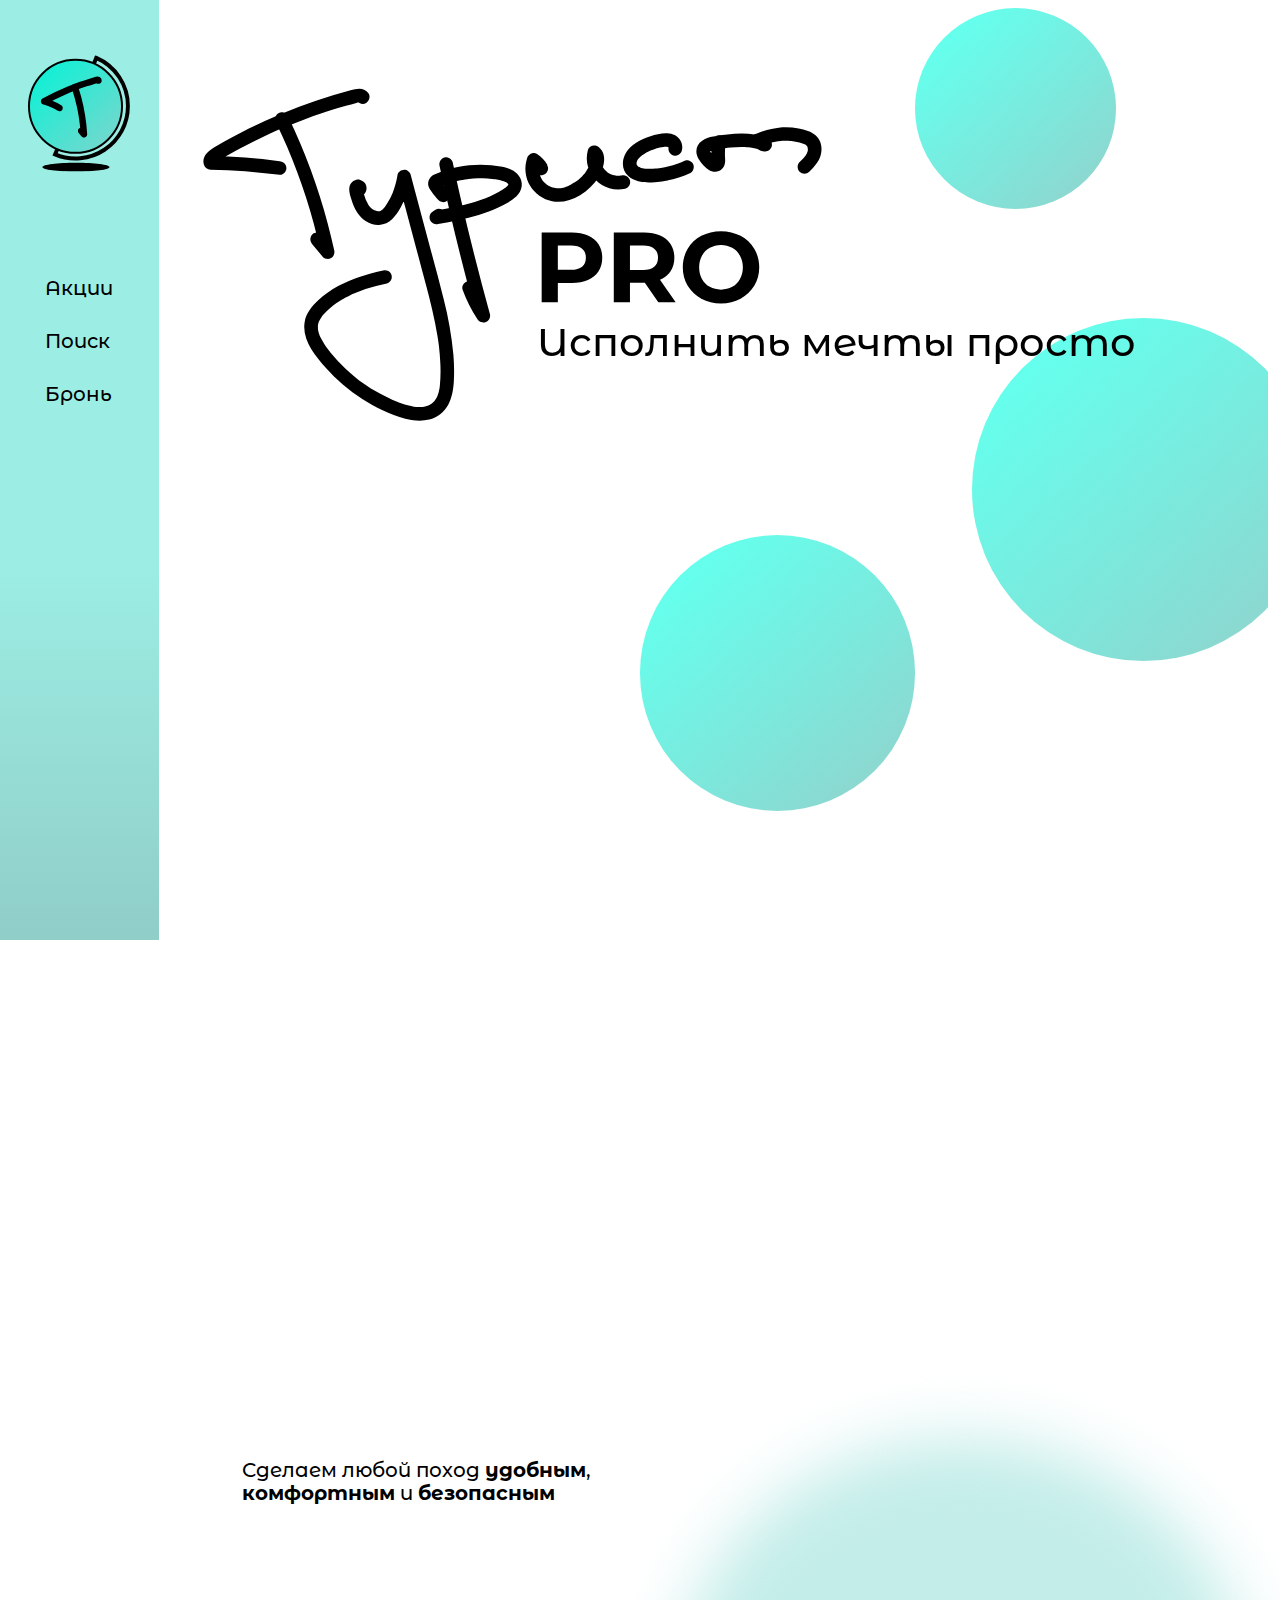
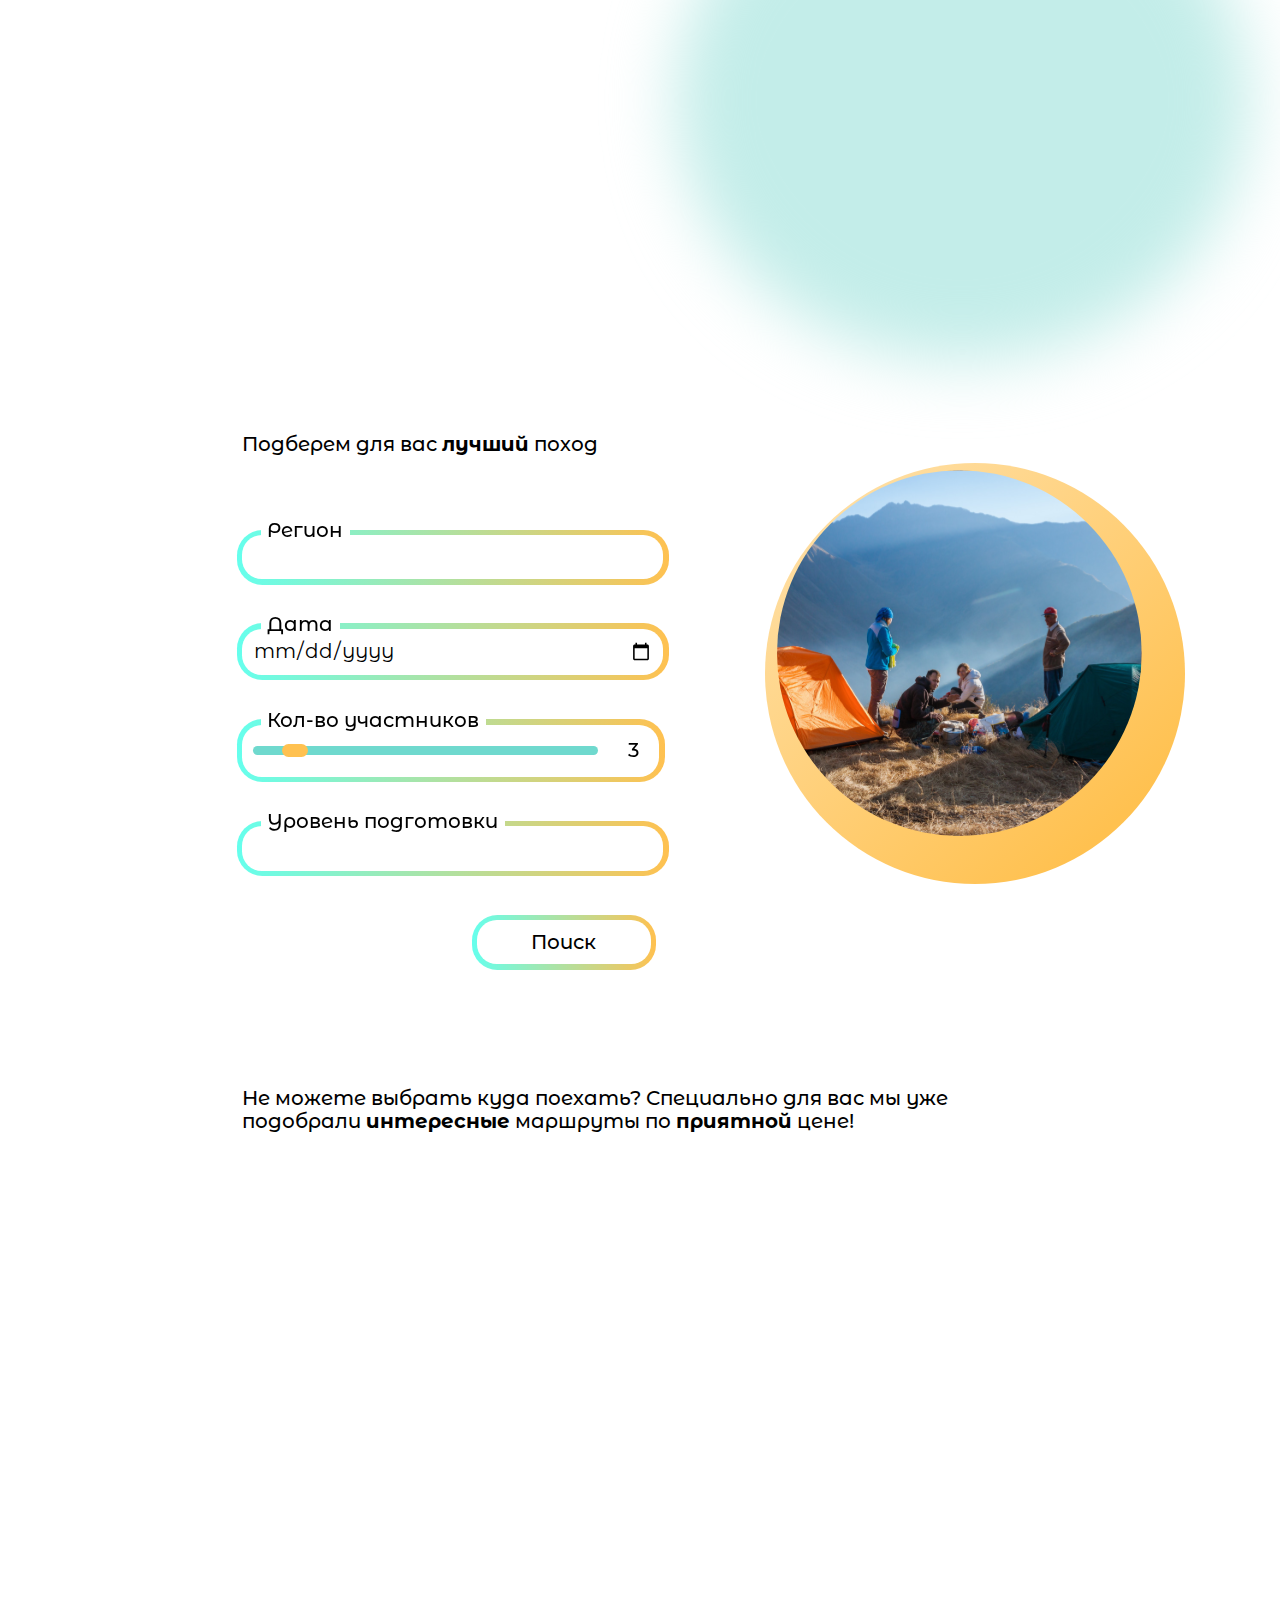
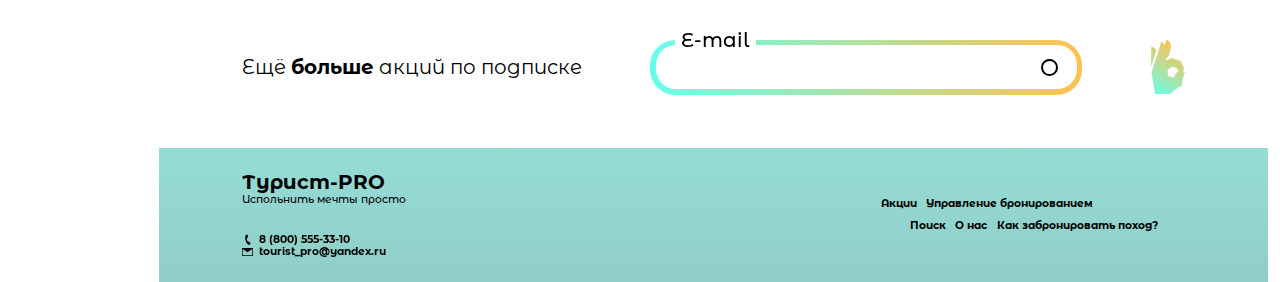
<file: index.html>
<!DOCTYPE html>
<html lang="ru">
<head>
    <meta charset="UTF-8">
    <meta http-equiv="X-UA-Compatible" content="IE=edge">
    <meta name="viewport" content="width=device-width, initial-scale=1.0">
    <link rel="stylesheet" href="normalize.css">
    <link rel="stylesheet" href="css/logo.css">
    <link rel="stylesheet" href="css/leading.css">
    <link rel="stylesheet" href="css/header-main-footer.css">
    <link rel="preconnect" href="https://fonts.googleapis.com">
    <link rel="preconnect" href="https://fonts.gstatic.com" crossorigin>
    <link href="https://fonts.googleapis.com/css2?family=Montserrat+Alternates:ital,wght@0,100;0,200;0,300;0,400;0,500;0,600;0,700;0,800;0,900;1,100;1,200;1,300;1,400;1,500;1,600;1,700;1,800;1,900&display=swap" rel="stylesheet">
    <title>Турист-PRO</title>
</head>
<body>
    <div class="wrapper">
        <header>
            <img src="img/menu-button.svg" alt="меню" id="menu-button">
            <div id="menu">
                <a href="">
                    <svg id="logo" width="156" height="177" viewBox="0 0 156 177" fill="none" xmlns="http://www.w3.org/2000/svg">
                        <g clip-path="url(#clip0_2_3)">
                        <path d="M152.29 77.33C152.282 90.5249 149.011 103.513 142.768 115.137C136.525 126.762 127.503 136.661 116.507 143.954C105.51 151.247 92.8809 155.707 79.7435 156.936C66.606 158.165 53.3684 156.126 41.21 151L104.08 4C118.393 10.1881 130.583 20.4275 139.149 33.4569C147.715 46.4864 152.283 61.7369 152.29 77.33Z" stroke="black" stroke-width="6" stroke-miterlimit="10"/>
                        <path d="M73.04 176.95C101.206 176.95 124.04 174.04 124.04 170.45C124.04 166.86 101.206 163.95 73.04 163.95C44.8735 163.95 22.04 166.86 22.04 170.45C22.04 174.04 44.8735 176.95 73.04 176.95Z" fill="black"/>
                        <path d="M72.37 148.69C111.51 148.69 143.24 116.96 143.24 77.82C143.24 38.6796 111.51 6.95001 72.37 6.95001C33.2296 6.95001 1.5 38.6796 1.5 77.82C1.5 116.96 33.2296 148.69 72.37 148.69Z" fill="url(#paint0_linear_2_3)" stroke="black" stroke-width="3" stroke-miterlimit="10"/>
                        <path d="M66.49 49.94C69.5304 58.9505 72.1006 68.1128 74.19 77.39C75.2034 81.9033 76.0967 86.44 76.87 91C77.27 93.36 77.64 95.7233 77.98 98.09C78.06 98.63 78.13 99.16 78.21 99.7C78.21 99.88 78.34 100.7 78.21 99.7L78.3 100.39C78.46 101.62 78.61 102.85 78.76 104.09C79.38 109.457 79.86 114.843 80.2 120.25L88.73 116.71L84.57 111.71C82.9 109.71 79.21 109.85 77.5 111.71C76.5955 112.665 76.0914 113.93 76.0914 115.245C76.0914 116.56 76.5955 117.825 77.5 118.78L81.66 123.84C82.3593 124.541 83.251 125.019 84.2221 125.212C85.1932 125.406 86.1999 125.307 87.1147 124.928C88.0294 124.549 88.8109 123.906 89.3602 123.083C89.9095 122.259 90.2018 121.29 90.2 120.3C89.0509 100.936 85.9451 81.7384 80.93 63C79.49 57.7067 77.89 52.46 76.13 47.26C75.3 44.79 72.65 42.91 69.98 43.77C67.52 44.57 65.59 47.27 66.49 49.92V49.94Z" fill="black"/>
                        <path d="M50.62 76C42.9663 71.3049 34.6738 67.7414 26 65.42L27.19 74.55C37.29 69.0167 47.6233 63.9467 58.19 59.34L60.11 58.51L60.96 58.14L61.65 57.85C61 58.13 62.4 57.54 62.33 57.57L63.19 57.21L65.33 56.33C68.05 55.22 70.79 54.14 73.53 53.1C78.8633 51.06 84.2533 49.1433 89.7 47.35C92.7933 46.33 95.89 45.3533 98.99 44.42C100.47 43.97 101.99 43.53 103.44 43.1L105.67 42.47C106.2 42.32 107.5 42.21 105.67 42.22C105.399 42.2894 105.116 42.2985 104.842 42.2467C104.567 42.1949 104.307 42.0833 104.08 41.92C105.14 42.5867 104.613 41.8433 102.5 39.69V37V37.13L103.79 34.93L104.48 34.35C102.08 35.42 101.34 39.1 102.69 41.2C104.29 43.68 106.96 44.13 109.53 42.99C112.32 41.75 112.93 38.14 111.64 35.65C111.028 34.6551 110.176 33.8292 109.163 33.2475C108.15 32.6659 107.008 32.347 105.84 32.32C104.127 32.4322 102.442 32.803 100.84 33.42C99.2133 33.8867 97.5833 34.37 95.95 34.87C89.8833 36.71 83.8833 38.71 77.95 40.87C65.5642 45.3002 53.4089 50.3499 41.53 56C34.97 59.12 28.5 62.43 22.12 65.93C18.33 68.01 19.23 73.93 23.32 75.07C25.32 75.61 27.32 76.22 29.32 76.91C30.32 77.25 31.32 77.61 32.27 77.99C32.76 78.17 33.27 78.37 33.74 78.57L34.36 78.82C33.86 78.61 33.87 78.62 34.36 78.82C38.204 80.5094 41.9292 82.4572 45.51 84.65C46.6587 85.3054 48.0187 85.484 49.2977 85.1474C50.5767 84.8108 51.6726 83.9859 52.35 82.85C53.0018 81.7057 53.1857 80.3537 52.8632 79.0769C52.5408 77.8001 51.7369 76.6976 50.62 76V76Z" fill="black"/>
                        <path d="M104.67 2.57001L104.08 3.95001" stroke="black" stroke-width="6" stroke-miterlimit="10"/>
                        </g>
                        <defs>
                        <linearGradient id="paint0_linear_2_3" x1="122.48" y1="127.93" x2="22.26" y2="27.71" gradientUnits="userSpaceOnUse">
                            <stop id="logo-back" stop-color="#6FD9CE"/>
                            <stop offset="0.99" stop-color="#14EFD5"/>
                        </linearGradient>
                        <clipPath id="clip0_2_3">
                        <rect width="155.29" height="176.95" fill="white"/>
                        </clipPath>
                        </defs>
                    </svg>
                </a> 
                <nav>
                    <ul>
                        <li><a href="#" id="discount-travel" class="travel">Акции</a></li>
                        <li><a href="#" id="search-travel" class="travel">Поиск</a></li>
                        <li><a href="#" id="booking-travel" class="travel">Бронь</a></li>
                    </ul>
                </nav>
            </div>                     
        </header>
        <main>
            <section class="container" id="welcome">
                <h1 id="hidden">Турист-PRO туристическое агенство</h1>
                <img src="img/welcome-name.svg" alt="турист" id="mb-wel-name">
                <img src="img/pro.svg" alt="pro" id="mb-wel-pro">
                <svg id="welcome-name" width="930" height="500" viewBox="0 0 930 500" fill="none" xmlns="http://www.w3.org/2000/svg">
                    <path d="M109.12 51.8882C121.419 77.2642 131.285 100.232 140.947 126.38C150.495 151.84 158.831 177.731 165.954 204.053C170.031 219.047 173.691 234.147 176.934 249.353L194.029 239.402L178.116 220.274C174.706 216.139 167.159 216.48 163.658 220.274C161.805 222.228 160.772 224.817 160.772 227.509C160.772 230.202 161.805 232.791 163.658 234.745L179.571 253.874C181.174 255.462 183.257 256.479 185.496 256.766C187.736 257.054 190.008 256.596 191.961 255.464C193.861 254.28 195.338 252.527 196.183 250.455C197.028 248.383 197.197 246.097 196.667 243.923C184.842 189.156 167.884 135.624 146.017 84.0341C139.954 69.7218 133.536 55.5685 126.761 41.5743C125.382 39.2479 123.141 37.559 120.523 36.8742C117.905 36.1894 115.123 36.564 112.78 37.9167C110.492 39.3309 108.836 41.5703 108.155 44.1712C107.474 46.772 107.819 49.535 109.12 51.8882Z" fill="black"/>
                    <path d="M114.576 110.046C80.1454 105.562 45.4918 102.991 10.7757 102.345L20.642 109.842C19.9827 107.911 20.4374 110.887 20.301 111.477L20.4601 110.75C19.9145 111.977 19.8918 112.091 20.4601 111.069L19.8463 111.773C20.21 111.341 20.5965 110.909 21.0057 110.501C21.4149 110.092 23.4154 108.433 21.6422 109.796C24.891 107.532 28.2942 105.498 31.8268 103.708C38.9878 99.5732 46.2397 95.5521 53.5144 91.6446C68.1093 83.8145 82.9314 76.4388 97.9809 69.5173C105.483 66.0642 113.061 62.7171 120.714 59.476L122.078 58.9081L124.829 57.7949L130.581 55.5231C134.43 54.0086 138.28 52.494 142.129 50.9795C157.573 44.9214 173.183 39.363 188.96 34.3045C197.871 31.4875 206.791 28.8143 215.717 26.2851C220.037 25.0734 224.363 23.8997 228.698 22.7638C230.64 21.9347 232.707 21.4356 234.813 21.2871L233.563 21.4689H235.018C233.449 21.1962 233.222 21.1962 234.313 21.4689C233.556 21.2781 232.845 20.9388 232.22 20.4708C231.596 20.0028 231.071 19.4154 230.676 18.7427C233.677 23.2863 239.769 25.5581 244.68 22.423C249.067 19.5833 251.5 13.1541 248.34 8.42876C246.821 6.10129 244.734 4.19824 242.276 2.89866C239.819 1.59908 237.07 0.9457 234.29 0.999983C229.851 1.31014 225.467 2.17251 221.241 3.56711C212.421 5.92978 203.631 8.42876 194.871 11.064C177.715 16.2437 160.733 21.9762 143.925 28.2615C109.665 41.1351 76.2888 56.2448 44.0119 73.493C35.1913 78.1729 26.4617 83.0497 17.823 88.1234C8.29772 93.6893 -3.34178 102.527 0.909369 115.294C1.55487 117.422 2.8561 119.293 4.62767 120.639C6.39924 121.985 8.55075 122.738 10.7757 122.791C45.4918 123.437 80.1454 126.008 114.576 130.492C119.896 131.174 125.034 125.29 124.806 120.269C124.534 114.135 120.26 110.773 114.576 110.046Z" fill="black"/>
                    <path d="M233.813 162.298C244.93 162.298 248.726 149.053 241.701 141.647C240.109 139.988 238.101 138.784 235.887 138.161C233.672 137.537 231.331 137.516 229.106 138.1C226.88 138.684 224.852 139.851 223.229 141.481C221.607 143.111 220.45 145.145 219.877 147.372C217.968 154.187 220.605 161.321 222.651 167.818C224.554 174.416 227.337 180.728 230.926 186.583C238.11 197.624 250.477 206.461 264.207 205.78C280.121 204.985 289.214 192.308 296.466 179.631C304.11 166.136 309.232 151.363 311.584 136.036H291.874C306.014 189.014 320.291 241.969 334.317 295.061C341.137 320.733 347.594 346.517 351.845 372.757C352.345 375.801 352.799 378.868 353.254 381.844C353.754 385.342 353.118 380.89 353.391 382.934L353.732 385.638C353.959 387.432 354.186 389.25 354.368 391.067C355.096 397.565 355.641 404.085 355.959 410.628C356.786 422.95 356.611 435.318 355.437 447.612C355.437 447.612 355.073 450.452 355.3 448.839C355.527 447.226 355.096 450.066 355.096 450.066C354.914 451.202 354.709 452.338 354.459 453.474C353.918 456.137 353.204 458.763 352.322 461.334C352.095 461.993 351.845 462.652 351.595 463.31C351.345 463.969 350.731 464.969 351.595 463.197C351.095 464.174 350.663 465.196 350.117 466.173C349.571 467.15 348.662 468.445 347.844 469.694C347.594 470.103 346.639 471.148 347.844 469.694C347.298 470.33 346.775 470.966 346.207 471.58C345.638 472.193 344.593 473.147 343.774 473.852C342.41 475.124 343.547 474.079 343.774 473.852C343.229 474.261 342.66 474.669 342.069 475.033C341.048 475.712 339.985 476.326 338.887 476.873L337.409 477.577C339.682 476.51 337.204 477.577 336.818 477.714C334.484 478.492 332.089 479.07 329.657 479.44C331.93 479.077 328.975 479.44 328.225 479.44C326.815 479.44 325.406 479.44 323.996 479.44C321.404 479.406 318.816 479.224 316.244 478.895C318.518 479.168 315.426 478.713 314.653 478.577C313.198 478.304 311.766 478.009 310.334 477.691C305.081 476.442 299.917 474.848 294.875 472.92C292.442 472.011 290.01 471.057 287.6 470.08C287.6 470.08 284.918 468.945 286.282 469.535L285.395 469.149L280.848 467.082C275.817 464.78 270.876 462.326 266.026 459.721C256.325 454.479 246.97 448.621 238.019 442.183C235.745 440.57 233.472 438.934 231.38 437.23L229.585 435.799C228.38 434.845 227.311 433.891 226.015 432.891C221.673 429.279 217.422 425.508 213.307 421.532C205.351 413.966 197.887 405.9 190.96 397.383C190.097 396.315 189.255 395.225 188.392 394.134C187.528 393.044 189.255 395.316 188.392 394.021L187.005 392.203C185.254 389.931 183.549 387.501 181.935 385.07C180.321 382.639 178.73 380.004 177.389 377.368C176.684 376.051 176.002 374.71 175.388 373.37C175.388 373.143 174.502 371.257 174.911 372.325C175.32 373.393 174.32 370.689 174.206 370.349C173.306 367.784 172.629 365.146 172.183 362.465C172.501 364.442 172.183 362.465 172.183 361.875C172.183 361.284 172.183 360.625 172.183 359.989C172.183 359.353 172.183 358.422 172.183 357.717C172.183 357.013 172.615 354.537 172.183 356.65C172.397 355.382 172.694 354.13 173.069 352.901C173.228 352.311 173.456 351.72 173.66 351.129C174.524 348.426 173.069 351.992 173.888 350.539C175.26 347.912 176.778 345.363 178.434 342.905C177.389 344.359 179.435 341.747 179.821 341.292C180.746 340.232 181.7 339.187 182.686 338.157C184.663 336.067 186.709 334.045 188.846 332.137C190.983 330.229 192.938 328.57 195.053 326.889C194.757 327.139 193.575 328.002 195.053 326.889L196.485 325.799L200.168 323.209C204.81 320.036 209.63 317.131 214.603 314.508C216.877 313.304 219.15 312.236 221.423 311.077C222.651 310.487 223.901 309.942 225.152 309.374L227.243 308.465C225.583 309.169 227.652 308.306 228.175 308.101C238.443 304.001 248.959 300.548 259.661 297.765C264.98 296.356 270.345 295.061 275.711 293.857C278.316 293.125 280.528 291.395 281.864 289.042C283.201 286.69 283.555 283.906 282.849 281.294C282.08 278.712 280.344 276.526 278.001 275.193C275.659 273.859 272.892 273.482 270.277 274.138C246.953 279.386 223.697 286.315 202.555 297.697C191.852 303.457 181.921 310.548 173.001 318.802C163.68 327.503 154.587 338.248 152.314 351.152C147.517 378.118 167.568 402.199 184.277 420.941C200.293 438.819 218.645 454.46 238.837 467.445C248.626 473.745 258.835 479.369 269.391 484.279C280.328 489.619 291.746 493.917 303.491 497.115C315.13 500 327.634 501.249 339.432 498.319C345.407 496.813 351.009 494.096 355.89 490.337C360.77 486.577 364.825 481.855 367.804 476.464C373.669 465.809 375.624 453.564 376.397 441.569C377.157 427.994 376.952 414.382 375.783 400.836C373.096 372.472 368.163 344.365 361.029 316.78C354.209 289.177 346.639 261.757 339.296 234.313L317.131 151.279L311.584 130.492C310.975 128.345 309.688 126.452 307.913 125.097C306.139 123.741 303.973 122.996 301.74 122.973C297.603 123.154 292.647 125.971 291.874 130.492C290.355 139.812 287.871 148.948 284.463 157.754C283.872 159.344 285.009 156.527 284.327 158.072L283.735 159.435C283.258 160.503 282.758 161.548 282.258 162.593C281.167 164.865 279.984 167.136 278.802 169.204C277.62 171.271 276.529 173.202 275.188 175.156C274.642 175.974 274.097 176.814 273.528 177.632C273.301 177.996 271.255 180.767 272.346 179.381C271.664 180.222 270.937 181.063 270.073 181.858C269.732 182.221 267.64 184.129 269.004 183.039C268.163 183.698 267.163 184.107 266.276 184.72C265.39 185.334 266.663 184.538 266.867 184.493C266.208 184.675 265.594 184.902 264.935 185.061C264.276 185.22 262.889 185.424 264.344 185.243C265.799 185.061 264.344 185.243 264.117 185.243H261.32C260.161 185.243 261.911 185.243 262.048 185.243C261.525 185.106 260.957 185.038 260.434 184.925C259.365 184.652 258.342 184.266 257.297 183.925C259.138 184.516 257.115 183.925 256.342 183.402C255.569 182.88 254.659 182.403 253.841 181.88C252.204 180.858 254.659 182.721 253.227 181.449C252.394 180.732 251.597 179.974 250.84 179.177C250.431 178.745 250.067 178.291 249.681 177.859C249.681 177.996 250.499 179.018 249.817 178.064C249.135 177.11 248.567 176.292 247.999 175.36C246.748 173.361 245.725 171.248 244.725 169.136C244.225 168.091 244.725 169.136 244.725 169.431C244.429 168.681 244.134 167.954 243.861 167.159C243.429 165.978 243.02 164.887 242.611 163.592C241.815 161.184 241.11 158.731 240.337 156.3C240.019 155.164 239.678 154.028 239.428 152.915C239.428 152.915 239.155 151.756 239.178 151.756C239.337 153.051 239.405 153.301 239.36 152.529C239.314 151.756 239.36 152.006 239.36 152.756C239.194 153.358 238.973 153.944 238.701 154.505C238.125 155.428 237.224 156.1 236.176 156.391C235.128 156.681 234.009 156.568 233.04 156.073C232.265 156.738 231.277 157.104 230.255 157.104C229.233 157.104 228.245 156.738 227.47 156.073C226.074 154.943 225.143 153.339 224.854 151.567C224.564 149.795 224.937 147.978 225.902 146.463L229.585 142.805L233.654 141.67C230.941 141.67 228.339 142.747 226.42 144.664C224.502 146.581 223.424 149.181 223.424 151.893C223.424 154.604 224.502 157.204 226.42 159.121C228.339 161.039 230.941 162.116 233.654 162.116L233.813 162.298Z" fill="black"/>
                    <path d="M354.914 116.975C367.705 176.723 381.883 236.146 397.448 295.243C401.813 311.797 406.276 328.343 410.838 344.882L429.661 336.999C425.432 330.611 421.554 323.998 418.044 317.189C416.347 313.857 414.733 310.479 413.202 307.056C412.838 306.261 412.497 305.489 412.179 304.785C412.861 306.398 411.634 303.467 411.634 303.444C410.861 301.559 410.11 299.65 409.36 297.742C407.496 292.744 402.358 288.791 396.766 290.609C391.878 292.176 387.673 297.81 389.628 303.172C395.375 318.703 402.864 333.534 411.952 347.381C413.23 349.488 415.222 351.068 417.565 351.835C419.909 352.601 422.45 352.504 424.728 351.561C427.008 350.606 428.864 348.857 429.951 346.639C431.038 344.42 431.282 341.883 430.639 339.498C414.331 280.643 399.388 221.417 385.808 161.82C381.989 145.161 378.291 128.425 374.714 111.614C373.972 109.011 372.235 106.805 369.879 105.47C367.523 104.136 364.736 103.78 362.12 104.48C359.537 105.248 357.352 106.985 356.021 109.326C354.691 111.668 354.318 114.433 354.982 117.043L354.914 116.975Z" fill="black"/>
                    <path d="M369.031 156.232L359.938 144.237C359.339 143.261 358.654 142.341 357.892 141.488C357.142 140.852 358.074 141.647 357.892 142.101L356.982 145.259C357.182 145.902 357.16 146.594 356.921 147.224C356.682 147.853 356.24 148.385 355.664 148.735L355.255 149.008C355.595 148.776 355.952 148.571 356.323 148.394L357.414 147.872C357.869 147.644 358.346 147.463 358.801 147.258C359.256 147.054 359.438 146.986 358.801 147.258L359.733 146.895C368.362 143.419 377.277 140.698 386.377 138.762C388.65 138.285 391.037 137.83 393.379 137.444L396.379 136.99C398.084 136.717 394.97 137.149 396.675 136.99L398.698 136.763C403.396 136.217 408.117 135.892 412.861 135.786C417.59 135.786 422.341 135.786 427.069 136.104C429.343 136.24 431.434 136.444 433.639 136.672L435.14 136.853L436.299 136.99H436.959L438.959 137.308C443.042 137.869 447.072 138.766 451.008 139.988C451.508 140.148 453.849 141.079 452.667 140.556C451.485 140.034 453.94 141.193 454.213 141.352C454.872 141.715 455.532 142.079 456.145 142.487C456.591 142.711 457.004 142.994 457.373 143.328C457.032 142.874 456.055 142.124 456.964 143.078C457.259 143.396 458.964 145.35 458.032 144.078C457.1 142.806 458.282 144.737 458.51 145.009C459.328 146.054 457.714 143.169 458.237 144.418L458.487 145.395C458.487 145.395 458.26 143.124 458.351 144.373C458.442 145.623 458.351 145.509 458.533 144.373C458.305 145.35 457.737 146.44 458.533 144.964C458.373 145.282 456.918 147.622 457.6 146.668C458.282 145.713 457.487 146.668 457.35 146.917L456.168 148.144C455.736 148.553 453.258 150.552 454.963 149.28C447.754 154.397 440.037 158.759 431.934 162.298L428.797 163.706L428.229 163.956L427.661 164.206C425.387 165.137 423.114 166.023 420.841 166.864C416.544 168.454 412.179 169.908 407.792 171.248C387.952 176.893 367.789 181.331 347.412 184.538L355.346 203.19L359.188 200.577C363.598 197.556 366.008 191.49 362.87 186.583C360.029 182.221 353.595 179.768 348.867 182.925L344.957 185.606C342.817 186.861 341.207 188.851 340.426 191.204C339.645 193.557 339.746 196.114 340.711 198.398C341.676 200.682 343.438 202.538 345.671 203.62C347.903 204.702 350.453 204.937 352.845 204.28C373.401 201.052 393.74 196.568 413.748 190.854C424.132 187.687 434.275 183.777 444.097 179.154C453.19 174.815 463.261 169.772 470.627 162.638C479.22 154.324 481.63 141.556 474.059 131.742C468.149 124.109 458.578 120.383 449.348 118.543C427.233 114.222 404.483 114.299 382.398 118.77C370.239 121.157 358.404 124.969 347.139 130.129C338.864 133.968 335.113 143.283 339.955 151.393C343.46 156.636 347.255 161.679 351.322 166.5C354.55 170.726 360.279 173.316 365.326 170.158C369.509 167.455 372.464 160.73 368.986 156.164L369.031 156.232Z" fill="black"/>
                    <path d="M516.912 115.453C513.085 108.997 507.838 103.496 501.567 99.3688C495.747 95.4613 488.541 99.6187 486.54 105.457C484.304 112.248 483.531 119.434 484.272 126.544C485.012 133.655 487.25 140.528 490.837 146.713C494.416 152.736 499.23 157.934 504.962 161.967C510.694 166 517.214 168.776 524.096 170.113C539.031 172.816 553.331 168.636 566.175 161.025C577.683 154.274 587.349 144.794 594.319 133.423C601.776 120.905 607.845 100.641 594.842 89.3729C589.318 84.5794 579.633 85.9197 577.746 93.9165C575.736 101.738 575.777 109.945 577.864 117.747C579.951 125.548 584.014 132.681 589.661 138.457C595.309 144.233 602.35 148.457 610.106 150.723C617.862 152.989 626.072 153.22 633.943 151.393C635.251 151.031 636.474 150.414 637.542 149.578C638.61 148.741 639.502 147.701 640.166 146.518C640.829 145.336 641.252 144.033 641.409 142.686C641.566 141.339 641.455 139.975 641.082 138.671C640.313 136.089 638.577 133.903 636.234 132.57C633.892 131.236 631.125 130.858 628.51 131.515C628.51 131.515 625.827 132.037 627.282 131.787C628.737 131.537 626.35 131.787 626.055 131.787C624.609 131.867 623.159 131.867 621.713 131.787L619.985 131.674C617.302 131.447 621.167 131.992 619.689 131.674C618.212 131.356 616.871 131.083 615.461 130.674L613.392 129.993C612.438 129.675 612.551 129.652 613.392 129.993C612.07 129.402 610.78 128.742 609.528 128.016C608.921 127.653 608.308 127.266 607.686 126.858C606.982 126.38 606.186 125.767 607.323 126.653C606.178 125.763 605.099 124.791 604.094 123.745C603.685 123.336 603.299 122.905 602.912 122.473C602.912 122.473 601.344 120.428 602.071 121.473C602.799 122.518 601.526 120.587 601.389 120.383C600.98 119.77 600.616 119.156 600.252 118.52L599.252 116.589C598.343 114.908 599.457 117.384 599.048 116.248C598.638 115.112 598.161 113.817 597.797 112.545C597.433 111.273 597.115 109.728 596.865 108.297C597.115 109.751 596.865 109.047 596.865 108.002C596.865 106.957 596.865 106.57 596.752 105.843C596.752 104.526 596.888 103.231 596.888 101.936C596.888 100.641 596.501 103.594 596.888 101.641C597.047 100.777 597.229 99.9367 597.433 99.0962L580.315 103.64C580.452 103.64 582.361 105.185 581.111 104.208C579.861 103.231 581.111 104.208 581.361 104.662L581.543 104.98C582.043 106.002 581.998 105.843 581.384 104.571C581.577 105.03 581.714 105.511 581.793 106.002C582.293 107.456 581.27 106.002 581.793 105.525C581.803 106.042 581.84 106.558 581.907 107.07C581.907 107.593 581.907 108.115 581.907 108.638C581.907 109.16 581.907 109.705 581.907 110.228L582.066 109.092C581.86 111.531 581.204 113.911 580.133 116.112C579.952 116.657 579.724 117.18 579.52 117.702C580.247 115.839 579.724 117.248 579.52 117.702C578.906 118.974 578.292 120.269 577.587 121.519C576.319 123.756 574.922 125.917 573.404 127.993C573.177 128.334 572.177 129.447 573.404 127.993C573.018 128.425 572.677 128.879 572.29 129.334C571.381 130.424 570.404 131.606 569.403 132.537C567.607 134.4 565.698 136.172 563.72 137.853L562.379 138.943C563.834 137.694 562.72 138.694 562.379 138.943C561.219 139.784 560.105 140.625 558.832 141.442C556.559 142.874 554.422 144.191 552.012 145.418C550.876 146.009 549.739 146.577 548.579 147.122L546.784 147.94C548.511 147.213 545.897 148.235 545.533 148.371C542.744 149.389 539.868 150.149 536.94 150.643C538.986 150.325 535.985 150.643 535.28 150.643C533.856 150.643 532.424 150.643 530.984 150.643L529.279 150.484C531.552 150.734 529.62 150.484 529.029 150.484C527.771 150.248 526.526 149.945 525.3 149.575C524.187 149.257 523.027 148.826 522.05 148.462C523.868 149.076 522.55 148.712 522.05 148.462C521.549 148.212 520.504 147.713 519.776 147.304C518.636 146.694 517.529 146.027 516.457 145.305C515.866 144.918 515.275 144.509 514.707 144.078C515.048 144.328 516.162 145.327 514.707 144.078C513.866 143.305 513.002 142.556 512.206 141.806L511.047 140.556C510.592 140.034 509.455 138.512 510.478 139.92C509.658 138.741 508.9 137.52 508.205 136.263C507.841 135.627 507.5 134.968 507.182 134.309C506.864 133.65 506.409 132.628 506.955 133.968C505.901 131.246 505.102 128.432 504.568 125.563C504.045 122.836 504.568 126.903 504.568 125.222C504.568 124.359 504.431 123.473 504.408 122.609C504.329 121.149 504.329 119.685 504.408 118.225C504.408 117.907 504.659 115.953 504.408 117.407C504.158 118.861 504.681 116.066 504.749 115.771C505.099 114.232 505.539 112.715 506.068 111.228L491.041 117.339L492.519 118.361C491.701 117.793 491.928 117.861 492.519 118.361C493.542 119.247 494.542 120.178 495.474 121.155C495.883 121.61 496.247 122.087 496.679 122.518C497.748 123.563 495.906 121.337 496.679 122.518C497.452 123.7 498.202 124.79 498.952 125.926C499.62 127.105 500.515 128.139 501.586 128.969C502.657 129.799 503.883 130.409 505.191 130.761C506.5 131.114 507.865 131.204 509.209 131.024C510.552 130.845 511.847 130.401 513.017 129.718C514.187 129.035 515.21 128.126 516.025 127.044C516.841 125.963 517.434 124.73 517.769 123.417C518.103 122.105 518.174 120.739 517.976 119.399C517.778 118.059 517.316 116.772 516.616 115.612L516.912 115.453Z" fill="black"/>
                    <path d="M718.966 94.2799C721.876 85.4881 716.92 75.4922 709.009 71.1758C701.098 66.8594 691.845 67.7454 683.229 69.3811C668.362 72.2208 652.448 78.8772 641.354 89.4637C629.601 100.823 625.441 120.86 638.967 132.628C649.766 142.033 665.111 142.487 678.683 141.556C697.166 140.248 715.248 135.534 732.015 127.653C736.88 125.381 738.494 117.997 735.698 113.658C734.267 111.376 732.015 109.73 729.405 109.058C726.796 108.386 724.028 108.74 721.672 110.046L719.398 111.137C719.216 111.137 717.125 112.068 718.216 111.659C719.307 111.25 716.284 112.432 716.557 112.318L714.624 113.068C711.692 114.181 708.736 115.18 705.735 116.089C699.774 117.879 693.698 119.26 687.549 120.224C687.776 120.224 684.412 120.678 685.798 120.496C687.185 120.315 684.798 120.61 684.571 120.633C683.025 120.792 681.456 120.951 679.91 121.064C676.796 121.314 673.659 121.451 670.544 121.473C668.043 121.473 665.588 121.473 663.11 121.178C661.587 121.064 663.247 120.86 663.519 121.178C663.011 121.058 662.494 120.975 661.974 120.928C660.709 120.705 659.457 120.417 658.223 120.065C657.609 119.906 657.018 119.679 656.427 119.497C655.836 119.315 654.563 118.747 655.904 119.338C657.245 119.929 655.245 118.974 655.131 118.906C655.017 118.838 654.267 118.452 653.858 118.202C653.449 117.952 652.789 117.611 652.676 117.384C653.13 118.293 653.858 118.497 653.085 117.657C652.775 117.301 652.44 116.967 652.085 116.657C650.584 115.271 652.812 118.179 651.971 116.453C651.971 116.453 650.789 114.181 651.425 115.635C652.062 117.089 651.312 115.158 651.221 114.817C651.13 114.476 651.016 112.386 651.062 114.431C651.062 113.817 651.062 113.227 651.062 112.613C651.062 112 651.425 110.796 651.062 112.613C651.198 112.023 651.312 111.409 651.471 110.819C651.63 110.228 651.835 109.66 652.039 109.069C651.334 111 652.335 108.592 652.562 108.183L653.54 106.639C654.949 104.367 652.744 107.275 653.881 106.184C655.017 105.094 655.722 104.185 656.745 103.254C657.222 102.822 659.769 100.982 658.223 101.981C659.473 101.095 660.723 100.232 662.042 99.4142C664.586 97.8456 667.212 96.4123 669.908 95.1205C670.43 94.8706 673.545 93.4621 672.045 94.0982C673.59 93.4394 675.182 92.8487 676.75 92.3035C679.85 91.2291 683.008 90.3266 686.207 89.6C687.844 89.2366 689.481 88.9639 691.141 88.6686C694.255 88.1007 689.981 88.6686 691.8 88.6686C692.618 88.6686 693.414 88.5096 694.21 88.4869C695.005 88.4641 695.846 88.4869 696.619 88.4869C697.392 88.4869 697.256 88.4869 696.256 88.3506C696.723 88.4249 697.186 88.5235 697.642 88.6459C697.915 88.6459 699.756 89.3274 698.665 88.8731C697.574 88.4187 700.529 90.3952 699.302 89.2366C698.074 88.0779 700.416 90.2816 699.188 89.1002C697.961 87.9189 700.12 91.1449 699.506 89.5773C698.893 88.0098 699.802 91.1903 699.506 89.2366C699.506 88.3733 699.393 88.4187 699.506 89.3956C699.734 87.9644 699.688 87.8053 699.37 88.9412C698.67 91.5555 699.025 94.3401 700.361 96.6945C701.696 99.0489 703.904 100.785 706.508 101.527C709.126 102.184 711.896 101.807 714.242 100.474C716.588 99.1408 718.329 96.9547 719.103 94.3708L718.966 94.2799Z" fill="black"/>
                    <path d="M765.251 78.5364C764.198 84.732 763.598 90.996 763.455 97.2787C763.455 99.7777 763.501 102.277 763.592 104.776C763.592 106.002 763.796 107.229 763.819 108.456C763.865 108.97 763.865 109.487 763.819 110.001L764.001 108.797C763.751 109.683 763.774 109.751 764.001 108.933L764.251 108.365C764.601 107.665 765.126 107.067 765.775 106.629C766.424 106.191 767.176 105.928 767.957 105.866C768.802 105.568 769.712 105.498 770.594 105.662C768.911 105.48 770.253 105.412 770.707 105.662C770.253 105.321 769.753 105.048 769.275 104.73C769.662 105.003 770.685 105.957 769.275 104.617C768.798 104.185 768.32 103.776 767.866 103.322C766.933 102.451 766.046 101.533 765.206 100.573C764.797 100.096 764.387 99.6187 764.001 99.1189C764.274 99.4596 764.956 100.505 764.001 98.8917C763.387 97.9603 762.773 97.0515 762.205 96.0974C762.069 95.8475 761.137 94.1664 761.682 95.2568C762.228 96.3473 761.523 94.598 761.409 94.3481C761 93.3258 761.409 94.5526 761.409 94.8252C761.409 92.5534 760.818 96.8925 761.409 94.8252C761.409 94.8252 760.636 96.8698 761.023 95.8021L761.182 95.5294C761.682 94.8025 761.659 94.8025 761.182 95.5294C761.364 95.7793 760.409 96.2791 761.5 95.3477C762.592 94.4163 760.75 95.8929 760.773 95.8929C760.773 95.4386 762.864 94.6434 763.228 94.439C763.592 94.2345 764.297 93.4394 762.819 94.5753C763.377 94.2634 763.984 94.0483 764.615 93.9392C768.949 92.7306 773.374 91.8721 777.846 91.3721L781.915 90.7814H782.256L783.802 90.5769C786.689 90.2134 789.599 89.8727 792.509 89.6001C797.783 89.1003 803.08 88.7822 808.422 88.7822C811.286 88.7822 814.174 88.7822 817.038 89.0548C818.561 89.0548 820.062 89.282 821.585 89.441L822.721 89.5773L824.358 89.8272C830.322 90.8241 836.16 92.4617 841.772 94.7116L844.5 74.6289C843.409 74.6289 842.227 74.1973 844.25 74.7879C846.273 75.3786 844.75 75.0378 843.977 74.5153L844.886 75.1514C844.136 74.3109 844.204 74.4245 845.114 75.4468C845.796 76.9007 845.387 76.2873 845.114 75.0606L840.408 86.6013L842.249 85.8062C841.34 86.1696 841.431 86.1469 842.568 85.6926C843.704 85.2382 845.046 84.7384 846.319 84.284C848.819 83.4208 851.388 82.6484 853.957 82.0123C856.526 81.3762 859.163 80.8082 861.777 80.3538C862.186 80.3538 865.028 79.8541 863.005 80.1267C864.323 79.9449 865.665 79.8086 866.983 79.695C872.279 79.2558 877.601 79.2558 882.897 79.695C883.897 79.695 884.874 79.8768 885.875 79.9676C886.875 80.0585 887.193 80.1267 886.125 79.9676L888.103 80.2857C890.74 80.7173 893.354 81.2398 895.923 81.8987C898.237 82.4634 900.515 83.1689 902.743 84.0114C900.583 83.1709 903.402 84.3976 903.834 84.6248C904.714 85.1035 905.564 85.6345 906.38 86.2151C904.448 84.852 907.085 87.0329 907.449 87.4191C905.903 85.8289 907.926 88.2824 908.222 88.8731C907.153 86.8285 908.404 89.9181 908.563 90.4861C907.949 88.2143 908.563 91.3493 908.563 92.0763C908.563 92.8033 908.563 93.2349 908.449 93.8029C908.631 92.5534 908.608 92.5079 908.449 93.8029C908.29 95.0978 908.04 95.5294 907.744 96.37C907.449 97.2106 907.381 97.4832 907.153 98.0284C907.608 96.8925 907.585 96.8925 907.153 98.0284C906.721 99.1643 905.926 100.3 905.221 101.3C904.88 101.822 904.516 102.322 904.13 102.845C904.789 102.027 904.743 102.095 903.993 103.026C903.243 103.958 902.356 104.957 901.493 105.889C899.765 107.774 897.969 109.569 896.15 111.364C894.23 113.283 893.151 115.886 893.151 118.6C893.151 121.313 894.23 123.916 896.15 125.835C898.071 127.754 900.675 128.832 903.391 128.832C906.107 128.832 908.711 127.754 910.631 125.835C917.724 118.747 924.703 111.182 927.704 101.391C930.819 91.213 928.886 79.2861 920.884 71.8573C913.791 65.2691 904.061 62.4748 894.741 60.8391C884.814 59.0269 874.68 58.6292 864.642 59.6578C852.692 60.9716 841.028 64.177 830.087 69.1539C825.768 71.1304 824.631 76.5599 825.381 80.7173C826.355 84.99 828.797 88.7865 832.281 91.4469C835.766 94.1073 840.073 95.4634 844.454 95.2795C846.91 95.2391 849.271 94.3248 851.113 92.7008C852.955 91.0768 854.157 88.8496 854.503 86.4195C855.23 81.0354 851.979 77.1279 847.182 75.2196C821.471 64.8829 792.941 68.6087 766.365 72.9478C754.43 74.8561 741.199 81.2853 740.949 95.0978C740.813 102.845 746.178 110.16 751.111 115.544C756.044 120.928 762.478 126.221 769.912 125.972C772.487 125.883 774.993 125.11 777.171 123.733C779.348 122.355 781.119 120.422 782.301 118.134C784.035 114.316 784.665 110.091 784.12 105.934C783.866 102.002 783.828 98.0578 784.006 94.1209C784.006 92.3489 784.211 90.5542 784.37 88.7822C784.37 87.8735 784.552 86.9875 784.666 86.1015C784.779 85.2155 784.666 85.3972 784.666 86.1015L785.007 83.966C785.848 78.7182 783.643 72.607 777.846 71.403C772.935 70.2898 766.183 72.9024 765.274 78.5364H765.251Z" fill="black"/>
                    <path d="M553.9 217C563.2 217 571.25 218.55 578.05 221.65C584.95 224.75 590.25 229.15 593.95 234.85C597.65 240.55 599.5 247.3 599.5 255.1C599.5 262.8 597.65 269.55 593.95 275.35C590.25 281.05 584.95 285.45 578.05 288.55C571.25 291.55 563.2 293.05 553.9 293.05H532.75V322H508.45V217H553.9ZM552.55 273.25C559.85 273.25 565.4 271.7 569.2 268.6C573 265.4 574.9 260.9 574.9 255.1C574.9 249.2 573 244.7 569.2 241.6C565.4 238.4 559.85 236.8 552.55 236.8H532.75V273.25H552.55ZM683.748 322L663.498 292.75H662.298H641.148V322H616.848V217H662.298C671.598 217 679.648 218.55 686.448 221.65C693.348 224.75 698.648 229.15 702.348 234.85C706.048 240.55 707.898 247.3 707.898 255.1C707.898 262.9 705.998 269.65 702.198 275.35C698.498 280.95 693.198 285.25 686.298 288.25L709.848 322H683.748ZM683.298 255.1C683.298 249.2 681.398 244.7 677.598 241.6C673.798 238.4 668.248 236.8 660.948 236.8H641.148V273.4H660.948C668.248 273.4 673.798 271.8 677.598 268.6C681.398 265.4 683.298 260.9 683.298 255.1ZM778.001 323.8C767.101 323.8 757.251 321.45 748.451 316.75C739.751 312.05 732.901 305.6 727.901 297.4C723.001 289.1 720.551 279.8 720.551 269.5C720.551 259.2 723.001 249.95 727.901 241.75C732.901 233.45 739.751 226.95 748.451 222.25C757.251 217.55 767.101 215.2 778.001 215.2C788.901 215.2 798.701 217.55 807.401 222.25C816.101 226.95 822.951 233.45 827.951 241.75C832.951 249.95 835.451 259.2 835.451 269.5C835.451 279.8 832.951 289.1 827.951 297.4C822.951 305.6 816.101 312.05 807.401 316.75C798.701 321.45 788.901 323.8 778.001 323.8ZM778.001 303.1C784.201 303.1 789.801 301.7 794.801 298.9C799.801 296 803.701 292 806.501 286.9C809.401 281.8 810.851 276 810.851 269.5C810.851 263 809.401 257.2 806.501 252.1C803.701 247 799.801 243.05 794.801 240.25C789.801 237.35 784.201 235.9 778.001 235.9C771.801 235.9 766.201 237.35 761.201 240.25C756.201 243.05 752.251 247 749.351 252.1C746.551 257.2 745.151 263 745.151 269.5C745.151 276 746.551 281.8 749.351 286.9C752.251 292 756.201 296 761.201 298.9C766.201 301.7 771.801 303.1 778.001 303.1Z" fill="black"/>
                </svg>
                <span id="welcome-motto">Исполнить мечты просто</span>
                <div class="circle" id="welcome-decal1"></div>
                <div class="circle" id="welcome-decal2"></div>
                <div class="circle" id="welcome-decal3"></div>
            </section>
            <section class="container" id="steps">
                <ul id="steps-list">
                    <li class="js-scroll"><img src="img/1.svg" alt=""><span class="step-name">Выберите дату</span></li>
                    <li class="js-scroll"><img src="img/2.svg" alt=""><span class="step-name">Отметьте своих друзей</span></li>
                    <li class="js-scroll"><img src="img/3.svg" alt=""><span class="step-name">Выберите место</span></li>
                    <li class="js-scroll"><img src="img/4.svg" alt=""><span class="step-name">Особые пожелания?</span></li>
                    <li class="js-scroll"><img src="img/5.svg" alt=""><span class="step-name">Выберите дополнительные услуги</span></li>
                    <li class="js-scroll"><img src="img/6.svg" alt=""><span class="step-name">Оформите заказ</span></li>
                </ul>
            </section>
            <section class="container" id="reviews">
                <p>
                    Сделаем любой поход <b>удобным</b>, <b>комфортным</b> и <b>безопасным</b>
                </p>
                <ul>
                    <li class="js-scroll">
                        <div class="name-and-mark">
                            <span class="name">Андрей Некрасов</span>
                            <img src="img/stars.svg" alt="отлично">
                        </div>
                        <p class="review-text">Провели 4 дня в Карелии, организация на высшем уровне, всем советую!</p>
                    </li>
                    <li class="js-scroll">
                        <div class="name-and-mark">
                            <span class="name">Людмила Карась</span>
                            <img src="img/stars.svg" alt="отлично">
                        </div>
                        <p class="review-text">Помню свой первый поход в пионеротряде, костер у реки, палатки, все так мирно, спокойно. И вот точно такие же ощущения вызвал поход с Турист-PRO. Спасибо!</p>
                    </li>
                </ul>
                <div class="reviews-logo-back">
                    <img src="img/reviews-logo.svg" alt="Турист-PRO" id="reviews-logo" class="js-scroll">
                    <div class="back"></div>
                </div>
            </section>
            <section class="container" id="search">
                <p>
                    Подберем для вас <b>лучший</b> поход
                </p>
                <form action="screens/search.html" method="GET">
                    <div class="input-outline">
                        <label for="region-choice">Регион</label>
                        <input list="regions" id="region-choice">
                    </div>
                    <div class="input-outline">
                        <label for="date">Дата</label>
                    <input type="date" name="date" id="date">
                    </div>
                    <div class="input-outline">
                        <label for="friends-amount">Кол-во участников</label>
                        <div id="slider">
                            <input type="range" name="friends-amount" id="friends-amount" value="3" min="1" max="23" oninput="this.nextElementSibling.value = this.value">
                            <output>3</output>
                        </div>
                    </div>
                    <div class="input-outline">
                        <label for="level">Уровень подготовки</label>
                        <input id="level" list="levels">
                    </div>
                    <div class="input-outline">
                        <input id="submit" type="submit" value="Поиск" onclick="">
                    </div>
                </form>
                <datalist id="regions">
                    <option value="Сурский край">
                    <option value="Карелия">
                    <option value="Кавказ">
                    <option value="Дальний восток">
                    <option value="Московская область">
                    <option value="Сибирь">
                    <option value="Поволжье">
                    <option value="Грузия">
                </datalist>
                <datalist id="levels">
                    <option value="Новички">
                    <option value="Любители">
                    <option value="Профессионалы">
                </datalist>
                <img src="img/search-pic.svg" alt="Поход в горы">
            </section>
            <section class="container" id="discounts">
                <p>
                    Не можете выбрать куда поехать? Специально для вас мы уже подобрали <b>интересные</b> маршруты по <b>приятной</b> цене!
                </p>
                <ul>
                    <li class="js-scroll discount">
                        <div class="description">
                            <span class="name">Два друга <br>по цене трёх!</span>
                            <span class="desc">Друзья станут еще ближе с нашей уникальной акцией</span>
                            <a href="screens/discount1.html" class="button"></a>
                        </div>
                    </li>
                    <li class="js-scroll discount">
                        <div class="description">
                            <span class="name">Вино, Грузия,<br>8-ое августа!</span>
                            <span class="desc">Уникальное предложение – сафари по горам Грузии на Т-72</span>
                            <a href="screens/discount2.html" class="button"></a>
                        </div>
                    </li>
                    <li class="js-scroll discount">
                        <div class="description">
                            <span class="name">Открой свой<br>край по-новому!</span>
                            <span class="desc">Взгляните на свой дом под другим углом!</span>
                            <a href="screens/discount3.html" class="button"></a>
                        </div>
                    </li>
                </ul>
                <div id="email">
                    <span id="email-more">Ещё <b>больше</b> акций по подписке</span>
                    <form action="" method="GET">
                        <label for="email-input">E-mail</label>
                        <div class="input-outline">
                            <input type="email" name="email" id="email-input">
                            <a href="" class="button"></a>
                        </div>
                    </form>
                    <img src="img/ok.svg" alt="отправить" id="send-email">
                </div>
            </section>
        </main>
        <footer>
            <div id="contacts">
                <div id="cont-naming">
                    <span id="cont-name">Турист-PRO</span>
                    <span id="cont-motto">Испольнить мечты просто</span>
                </div>
                <div id="cont">
                    <span id="cont-tel">8 (800) 555-33-10</span>
                    <span id="cont-email">tourist_pro@yandex.ru</span>
                </div>
            </div>
            <nav id="footer-nav">
                <ul>
                    <li><a href="#" id="discount-travel" class="travel">Акции</a></li>
                    <li><a href="#" id="booking-travel" class="travel">Управление бронированием</a></li>
                    <li><a href="#" id="search-travel" class="travel">Поиск</a></li>
                    <li><a href="#">О нас</a></li>
                    <li><a href="#" id="guide-travel" class="travel">Как забронировать поход?</a></li>
                </ul>
            </nav>
        </footer>
    </div>
    <script src="scripts/scroll_handler.js"></script>
    <script src="scripts/travel_buttons.js"></script>
    <script src="scripts/mobile_menu.js"></script>
    <script src="scripts/mobile_discount_handler.js"></script>
</body>
</html>
</file>
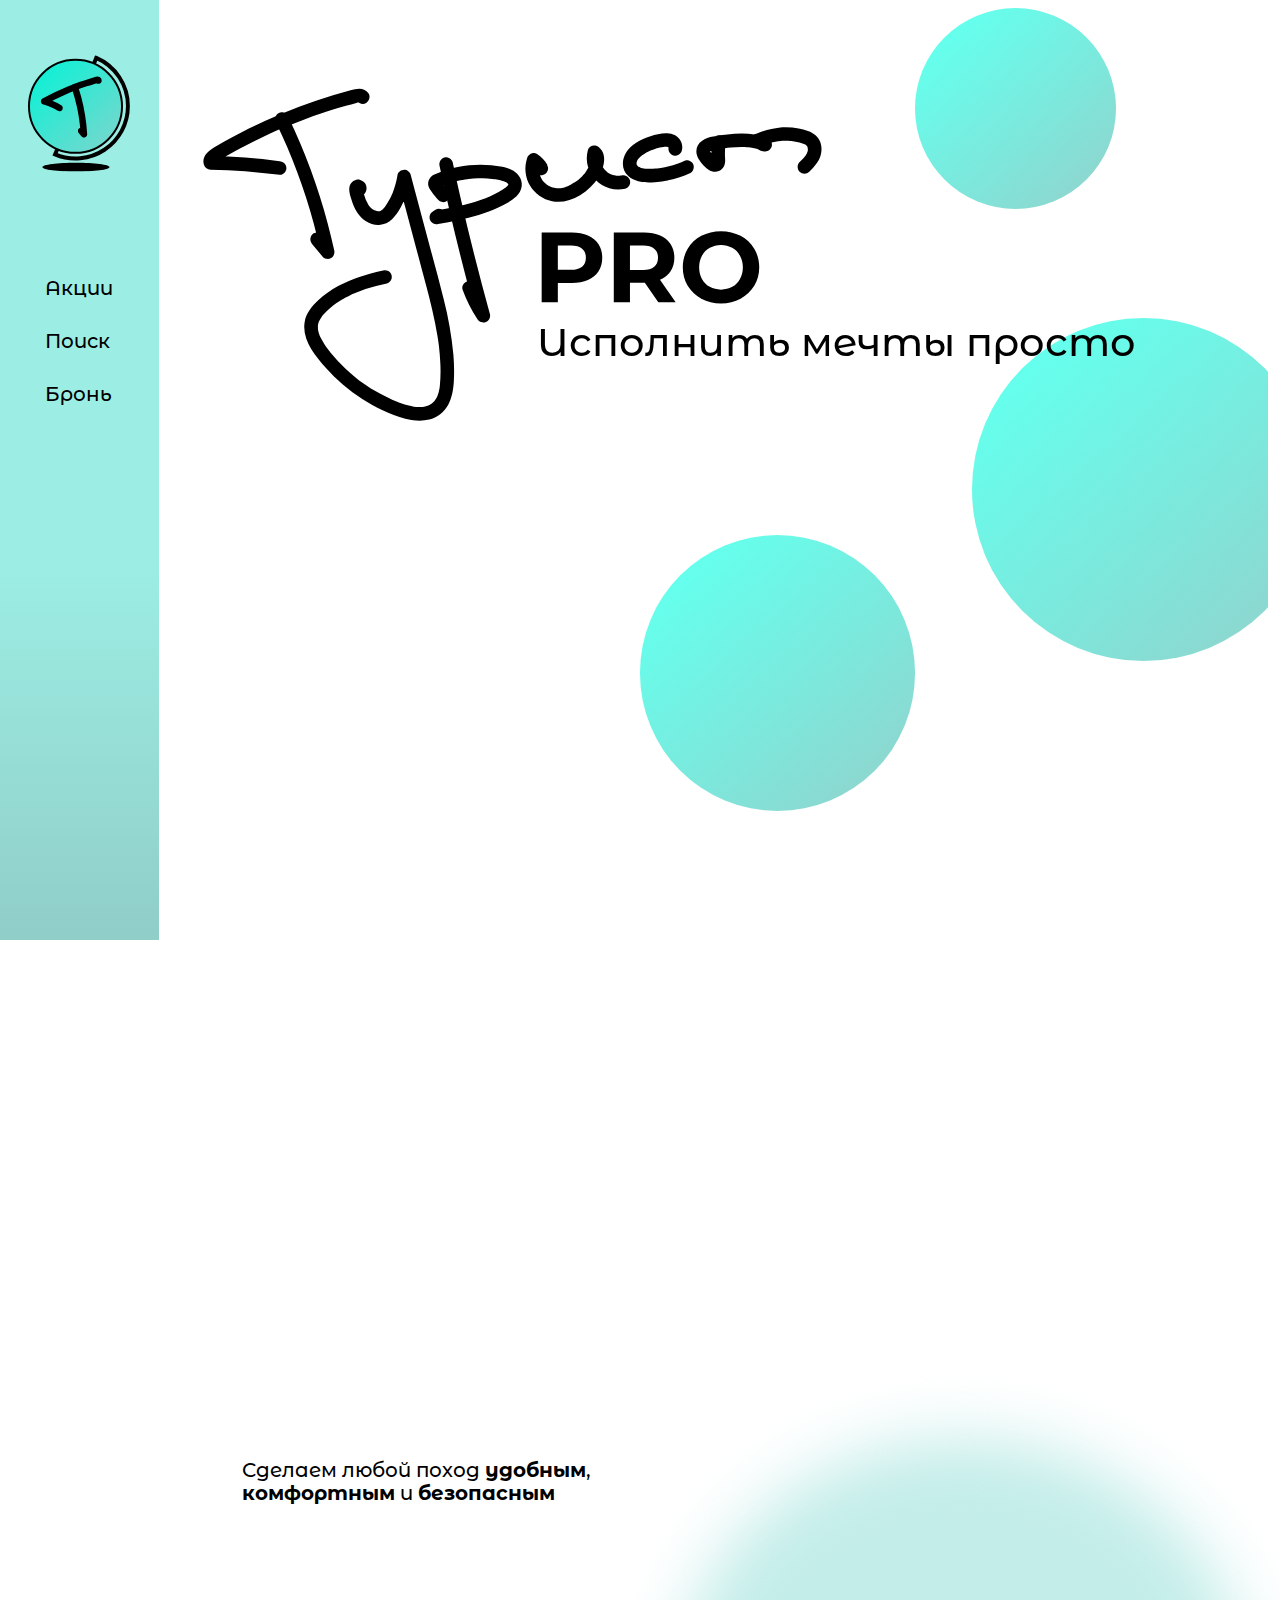
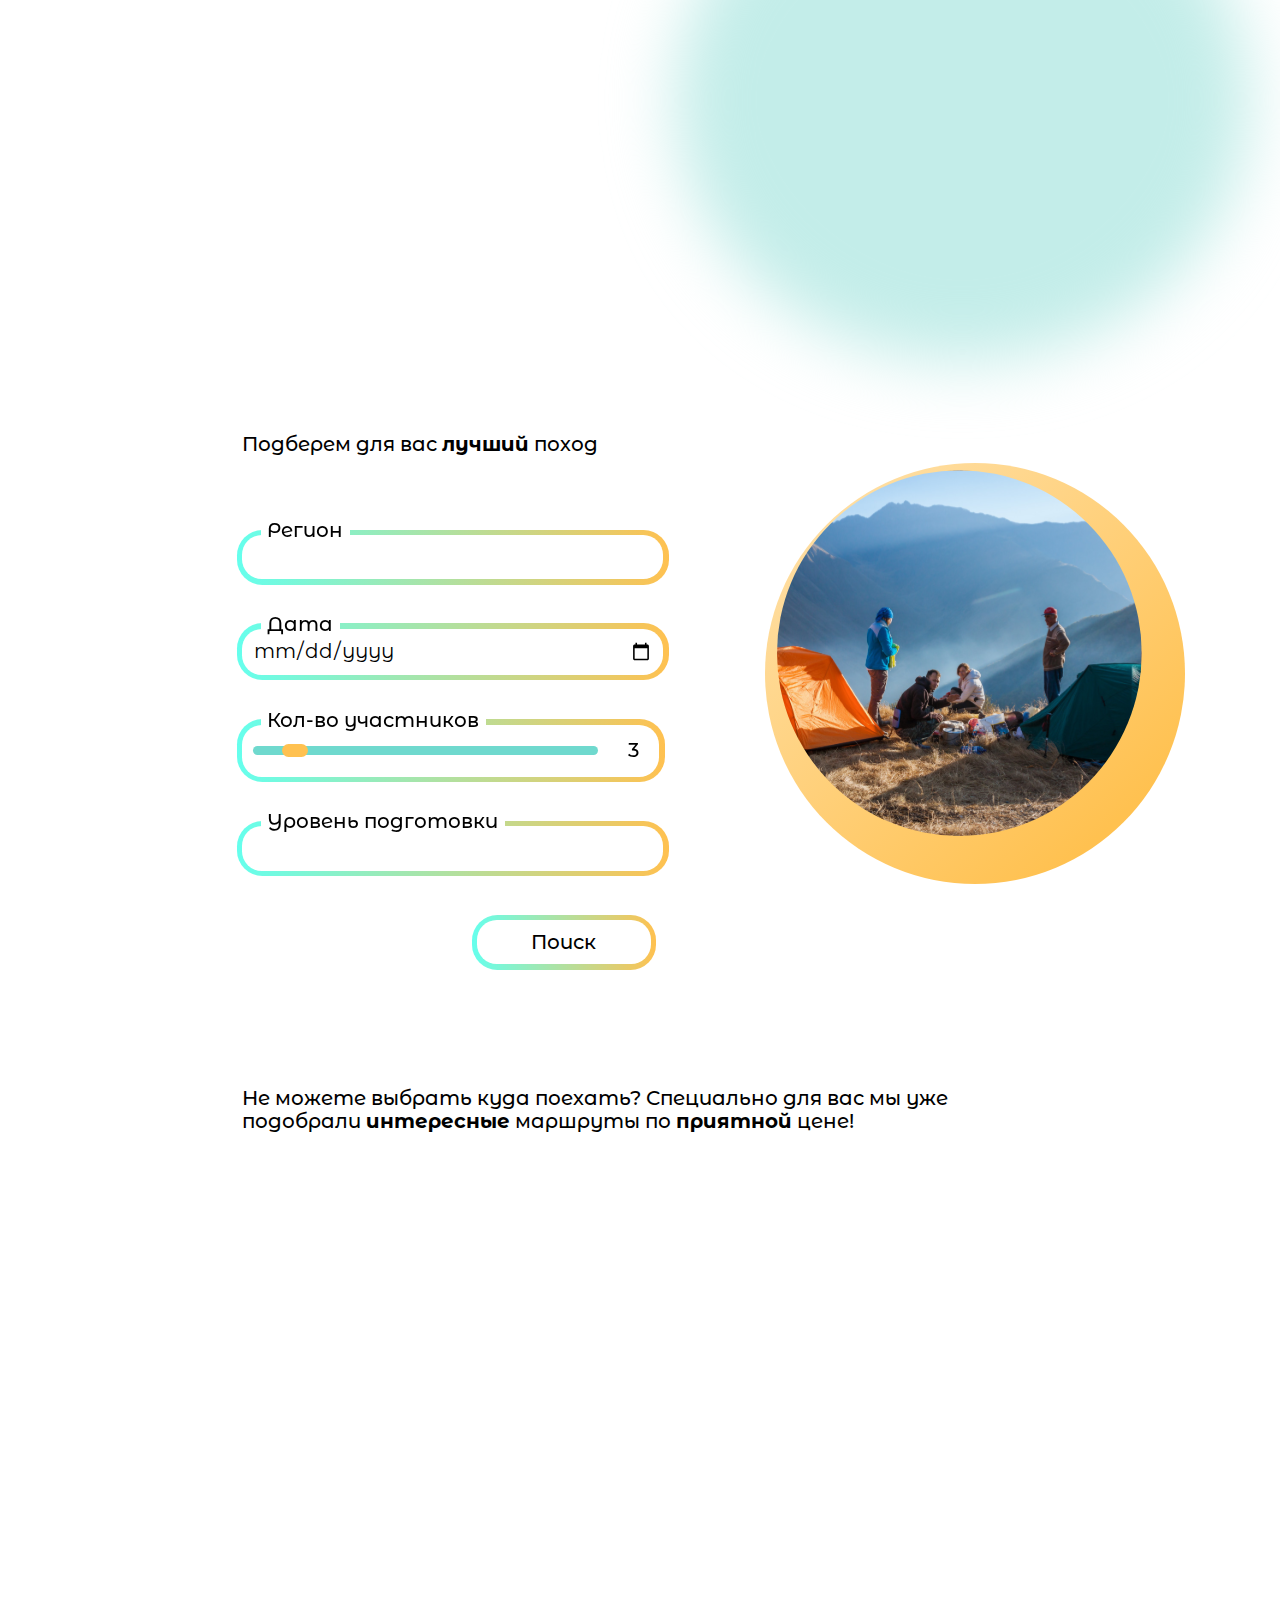
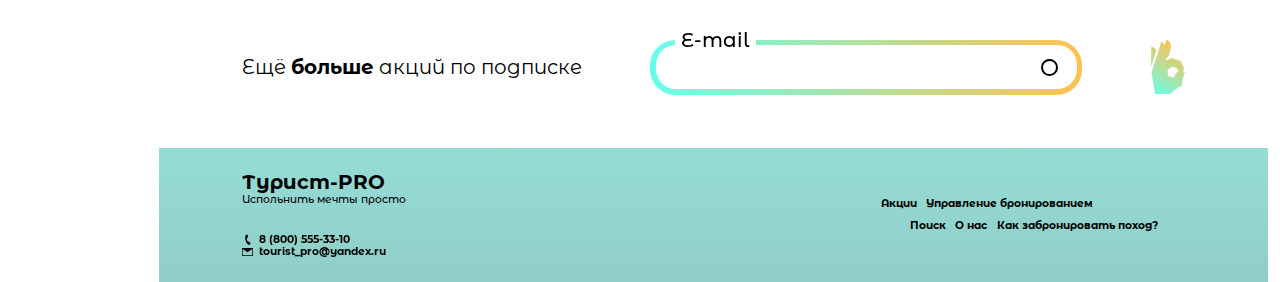
<file: landing.html>
<!DOCTYPE html>
<html lang="ru">
<head>
    <meta charset="UTF-8">
    <meta http-equiv="X-UA-Compatible" content="IE=edge">
    <meta name="viewport" content="width=device-width, initial-scale=1.0">
    <link rel="stylesheet" href="normalize.css">
    <link rel="stylesheet" href="css/logo.css">
    <link rel="stylesheet" href="css/leading.css">
    <link rel="stylesheet" href="css/header-main-footer.css">
    <link rel="preconnect" href="https://fonts.googleapis.com">
    <link rel="preconnect" href="https://fonts.gstatic.com" crossorigin>
    <link href="https://fonts.googleapis.com/css2?family=Montserrat+Alternates:ital,wght@0,100;0,200;0,300;0,400;0,500;0,600;0,700;0,800;0,900;1,100;1,200;1,300;1,400;1,500;1,600;1,700;1,800;1,900&display=swap" rel="stylesheet">
    <title>Турист-PRO</title>
</head>
<body>
    <div class="wrapper">
        <header>
            <img src="img/menu-button.svg" alt="меню" id="menu-button">
            <div id="menu">
                <a href="">
                    <svg id="logo" width="156" height="177" viewBox="0 0 156 177" fill="none" xmlns="http://www.w3.org/2000/svg">
                        <g clip-path="url(#clip0_2_3)">
                        <path d="M152.29 77.33C152.282 90.5249 149.011 103.513 142.768 115.137C136.525 126.762 127.503 136.661 116.507 143.954C105.51 151.247 92.8809 155.707 79.7435 156.936C66.606 158.165 53.3684 156.126 41.21 151L104.08 4C118.393 10.1881 130.583 20.4275 139.149 33.4569C147.715 46.4864 152.283 61.7369 152.29 77.33Z" stroke="black" stroke-width="6" stroke-miterlimit="10"/>
                        <path d="M73.04 176.95C101.206 176.95 124.04 174.04 124.04 170.45C124.04 166.86 101.206 163.95 73.04 163.95C44.8735 163.95 22.04 166.86 22.04 170.45C22.04 174.04 44.8735 176.95 73.04 176.95Z" fill="black"/>
                        <path d="M72.37 148.69C111.51 148.69 143.24 116.96 143.24 77.82C143.24 38.6796 111.51 6.95001 72.37 6.95001C33.2296 6.95001 1.5 38.6796 1.5 77.82C1.5 116.96 33.2296 148.69 72.37 148.69Z" fill="url(#paint0_linear_2_3)" stroke="black" stroke-width="3" stroke-miterlimit="10"/>
                        <path d="M66.49 49.94C69.5304 58.9505 72.1006 68.1128 74.19 77.39C75.2034 81.9033 76.0967 86.44 76.87 91C77.27 93.36 77.64 95.7233 77.98 98.09C78.06 98.63 78.13 99.16 78.21 99.7C78.21 99.88 78.34 100.7 78.21 99.7L78.3 100.39C78.46 101.62 78.61 102.85 78.76 104.09C79.38 109.457 79.86 114.843 80.2 120.25L88.73 116.71L84.57 111.71C82.9 109.71 79.21 109.85 77.5 111.71C76.5955 112.665 76.0914 113.93 76.0914 115.245C76.0914 116.56 76.5955 117.825 77.5 118.78L81.66 123.84C82.3593 124.541 83.251 125.019 84.2221 125.212C85.1932 125.406 86.1999 125.307 87.1147 124.928C88.0294 124.549 88.8109 123.906 89.3602 123.083C89.9095 122.259 90.2018 121.29 90.2 120.3C89.0509 100.936 85.9451 81.7384 80.93 63C79.49 57.7067 77.89 52.46 76.13 47.26C75.3 44.79 72.65 42.91 69.98 43.77C67.52 44.57 65.59 47.27 66.49 49.92V49.94Z" fill="black"/>
                        <path d="M50.62 76C42.9663 71.3049 34.6738 67.7414 26 65.42L27.19 74.55C37.29 69.0167 47.6233 63.9467 58.19 59.34L60.11 58.51L60.96 58.14L61.65 57.85C61 58.13 62.4 57.54 62.33 57.57L63.19 57.21L65.33 56.33C68.05 55.22 70.79 54.14 73.53 53.1C78.8633 51.06 84.2533 49.1433 89.7 47.35C92.7933 46.33 95.89 45.3533 98.99 44.42C100.47 43.97 101.99 43.53 103.44 43.1L105.67 42.47C106.2 42.32 107.5 42.21 105.67 42.22C105.399 42.2894 105.116 42.2985 104.842 42.2467C104.567 42.1949 104.307 42.0833 104.08 41.92C105.14 42.5867 104.613 41.8433 102.5 39.69V37V37.13L103.79 34.93L104.48 34.35C102.08 35.42 101.34 39.1 102.69 41.2C104.29 43.68 106.96 44.13 109.53 42.99C112.32 41.75 112.93 38.14 111.64 35.65C111.028 34.6551 110.176 33.8292 109.163 33.2475C108.15 32.6659 107.008 32.347 105.84 32.32C104.127 32.4322 102.442 32.803 100.84 33.42C99.2133 33.8867 97.5833 34.37 95.95 34.87C89.8833 36.71 83.8833 38.71 77.95 40.87C65.5642 45.3002 53.4089 50.3499 41.53 56C34.97 59.12 28.5 62.43 22.12 65.93C18.33 68.01 19.23 73.93 23.32 75.07C25.32 75.61 27.32 76.22 29.32 76.91C30.32 77.25 31.32 77.61 32.27 77.99C32.76 78.17 33.27 78.37 33.74 78.57L34.36 78.82C33.86 78.61 33.87 78.62 34.36 78.82C38.204 80.5094 41.9292 82.4572 45.51 84.65C46.6587 85.3054 48.0187 85.484 49.2977 85.1474C50.5767 84.8108 51.6726 83.9859 52.35 82.85C53.0018 81.7057 53.1857 80.3537 52.8632 79.0769C52.5408 77.8001 51.7369 76.6976 50.62 76V76Z" fill="black"/>
                        <path d="M104.67 2.57001L104.08 3.95001" stroke="black" stroke-width="6" stroke-miterlimit="10"/>
                        </g>
                        <defs>
                        <linearGradient id="paint0_linear_2_3" x1="122.48" y1="127.93" x2="22.26" y2="27.71" gradientUnits="userSpaceOnUse">
                            <stop id="logo-back" stop-color="#6FD9CE"/>
                            <stop offset="0.99" stop-color="#14EFD5"/>
                        </linearGradient>
                        <clipPath id="clip0_2_3">
                        <rect width="155.29" height="176.95" fill="white"/>
                        </clipPath>
                        </defs>
                    </svg>
                </a> 
                <nav>
                    <ul>
                        <li><a href="#" id="discount-travel" class="travel">Акции</a></li>
                        <li><a href="#" id="search-travel" class="travel">Поиск</a></li>
                        <li><a href="#" id="booking-travel" class="travel">Бронь</a></li>
                    </ul>
                </nav>
            </div>                     
        </header>
        <main>
            <section class="container" id="welcome">
                <h1 id="hidden">Турист-PRO туристическое агенство</h1>
                <img src="img/welcome-name.svg" alt="турист" id="mb-wel-name">
                <img src="img/pro.svg" alt="pro" id="mb-wel-pro">
                <svg id="welcome-name" width="930" height="500" viewBox="0 0 930 500" fill="none" xmlns="http://www.w3.org/2000/svg">
                    <path d="M109.12 51.8882C121.419 77.2642 131.285 100.232 140.947 126.38C150.495 151.84 158.831 177.731 165.954 204.053C170.031 219.047 173.691 234.147 176.934 249.353L194.029 239.402L178.116 220.274C174.706 216.139 167.159 216.48 163.658 220.274C161.805 222.228 160.772 224.817 160.772 227.509C160.772 230.202 161.805 232.791 163.658 234.745L179.571 253.874C181.174 255.462 183.257 256.479 185.496 256.766C187.736 257.054 190.008 256.596 191.961 255.464C193.861 254.28 195.338 252.527 196.183 250.455C197.028 248.383 197.197 246.097 196.667 243.923C184.842 189.156 167.884 135.624 146.017 84.0341C139.954 69.7218 133.536 55.5685 126.761 41.5743C125.382 39.2479 123.141 37.559 120.523 36.8742C117.905 36.1894 115.123 36.564 112.78 37.9167C110.492 39.3309 108.836 41.5703 108.155 44.1712C107.474 46.772 107.819 49.535 109.12 51.8882Z" fill="black"/>
                    <path d="M114.576 110.046C80.1454 105.562 45.4918 102.991 10.7757 102.345L20.642 109.842C19.9827 107.911 20.4374 110.887 20.301 111.477L20.4601 110.75C19.9145 111.977 19.8918 112.091 20.4601 111.069L19.8463 111.773C20.21 111.341 20.5965 110.909 21.0057 110.501C21.4149 110.092 23.4154 108.433 21.6422 109.796C24.891 107.532 28.2942 105.498 31.8268 103.708C38.9878 99.5732 46.2397 95.5521 53.5144 91.6446C68.1093 83.8145 82.9314 76.4388 97.9809 69.5173C105.483 66.0642 113.061 62.7171 120.714 59.476L122.078 58.9081L124.829 57.7949L130.581 55.5231C134.43 54.0086 138.28 52.494 142.129 50.9795C157.573 44.9214 173.183 39.363 188.96 34.3045C197.871 31.4875 206.791 28.8143 215.717 26.2851C220.037 25.0734 224.363 23.8997 228.698 22.7638C230.64 21.9347 232.707 21.4356 234.813 21.2871L233.563 21.4689H235.018C233.449 21.1962 233.222 21.1962 234.313 21.4689C233.556 21.2781 232.845 20.9388 232.22 20.4708C231.596 20.0028 231.071 19.4154 230.676 18.7427C233.677 23.2863 239.769 25.5581 244.68 22.423C249.067 19.5833 251.5 13.1541 248.34 8.42876C246.821 6.10129 244.734 4.19824 242.276 2.89866C239.819 1.59908 237.07 0.9457 234.29 0.999983C229.851 1.31014 225.467 2.17251 221.241 3.56711C212.421 5.92978 203.631 8.42876 194.871 11.064C177.715 16.2437 160.733 21.9762 143.925 28.2615C109.665 41.1351 76.2888 56.2448 44.0119 73.493C35.1913 78.1729 26.4617 83.0497 17.823 88.1234C8.29772 93.6893 -3.34178 102.527 0.909369 115.294C1.55487 117.422 2.8561 119.293 4.62767 120.639C6.39924 121.985 8.55075 122.738 10.7757 122.791C45.4918 123.437 80.1454 126.008 114.576 130.492C119.896 131.174 125.034 125.29 124.806 120.269C124.534 114.135 120.26 110.773 114.576 110.046Z" fill="black"/>
                    <path d="M233.813 162.298C244.93 162.298 248.726 149.053 241.701 141.647C240.109 139.988 238.101 138.784 235.887 138.161C233.672 137.537 231.331 137.516 229.106 138.1C226.88 138.684 224.852 139.851 223.229 141.481C221.607 143.111 220.45 145.145 219.877 147.372C217.968 154.187 220.605 161.321 222.651 167.818C224.554 174.416 227.337 180.728 230.926 186.583C238.11 197.624 250.477 206.461 264.207 205.78C280.121 204.985 289.214 192.308 296.466 179.631C304.11 166.136 309.232 151.363 311.584 136.036H291.874C306.014 189.014 320.291 241.969 334.317 295.061C341.137 320.733 347.594 346.517 351.845 372.757C352.345 375.801 352.799 378.868 353.254 381.844C353.754 385.342 353.118 380.89 353.391 382.934L353.732 385.638C353.959 387.432 354.186 389.25 354.368 391.067C355.096 397.565 355.641 404.085 355.959 410.628C356.786 422.95 356.611 435.318 355.437 447.612C355.437 447.612 355.073 450.452 355.3 448.839C355.527 447.226 355.096 450.066 355.096 450.066C354.914 451.202 354.709 452.338 354.459 453.474C353.918 456.137 353.204 458.763 352.322 461.334C352.095 461.993 351.845 462.652 351.595 463.31C351.345 463.969 350.731 464.969 351.595 463.197C351.095 464.174 350.663 465.196 350.117 466.173C349.571 467.15 348.662 468.445 347.844 469.694C347.594 470.103 346.639 471.148 347.844 469.694C347.298 470.33 346.775 470.966 346.207 471.58C345.638 472.193 344.593 473.147 343.774 473.852C342.41 475.124 343.547 474.079 343.774 473.852C343.229 474.261 342.66 474.669 342.069 475.033C341.048 475.712 339.985 476.326 338.887 476.873L337.409 477.577C339.682 476.51 337.204 477.577 336.818 477.714C334.484 478.492 332.089 479.07 329.657 479.44C331.93 479.077 328.975 479.44 328.225 479.44C326.815 479.44 325.406 479.44 323.996 479.44C321.404 479.406 318.816 479.224 316.244 478.895C318.518 479.168 315.426 478.713 314.653 478.577C313.198 478.304 311.766 478.009 310.334 477.691C305.081 476.442 299.917 474.848 294.875 472.92C292.442 472.011 290.01 471.057 287.6 470.08C287.6 470.08 284.918 468.945 286.282 469.535L285.395 469.149L280.848 467.082C275.817 464.78 270.876 462.326 266.026 459.721C256.325 454.479 246.97 448.621 238.019 442.183C235.745 440.57 233.472 438.934 231.38 437.23L229.585 435.799C228.38 434.845 227.311 433.891 226.015 432.891C221.673 429.279 217.422 425.508 213.307 421.532C205.351 413.966 197.887 405.9 190.96 397.383C190.097 396.315 189.255 395.225 188.392 394.134C187.528 393.044 189.255 395.316 188.392 394.021L187.005 392.203C185.254 389.931 183.549 387.501 181.935 385.07C180.321 382.639 178.73 380.004 177.389 377.368C176.684 376.051 176.002 374.71 175.388 373.37C175.388 373.143 174.502 371.257 174.911 372.325C175.32 373.393 174.32 370.689 174.206 370.349C173.306 367.784 172.629 365.146 172.183 362.465C172.501 364.442 172.183 362.465 172.183 361.875C172.183 361.284 172.183 360.625 172.183 359.989C172.183 359.353 172.183 358.422 172.183 357.717C172.183 357.013 172.615 354.537 172.183 356.65C172.397 355.382 172.694 354.13 173.069 352.901C173.228 352.311 173.456 351.72 173.66 351.129C174.524 348.426 173.069 351.992 173.888 350.539C175.26 347.912 176.778 345.363 178.434 342.905C177.389 344.359 179.435 341.747 179.821 341.292C180.746 340.232 181.7 339.187 182.686 338.157C184.663 336.067 186.709 334.045 188.846 332.137C190.983 330.229 192.938 328.57 195.053 326.889C194.757 327.139 193.575 328.002 195.053 326.889L196.485 325.799L200.168 323.209C204.81 320.036 209.63 317.131 214.603 314.508C216.877 313.304 219.15 312.236 221.423 311.077C222.651 310.487 223.901 309.942 225.152 309.374L227.243 308.465C225.583 309.169 227.652 308.306 228.175 308.101C238.443 304.001 248.959 300.548 259.661 297.765C264.98 296.356 270.345 295.061 275.711 293.857C278.316 293.125 280.528 291.395 281.864 289.042C283.201 286.69 283.555 283.906 282.849 281.294C282.08 278.712 280.344 276.526 278.001 275.193C275.659 273.859 272.892 273.482 270.277 274.138C246.953 279.386 223.697 286.315 202.555 297.697C191.852 303.457 181.921 310.548 173.001 318.802C163.68 327.503 154.587 338.248 152.314 351.152C147.517 378.118 167.568 402.199 184.277 420.941C200.293 438.819 218.645 454.46 238.837 467.445C248.626 473.745 258.835 479.369 269.391 484.279C280.328 489.619 291.746 493.917 303.491 497.115C315.13 500 327.634 501.249 339.432 498.319C345.407 496.813 351.009 494.096 355.89 490.337C360.77 486.577 364.825 481.855 367.804 476.464C373.669 465.809 375.624 453.564 376.397 441.569C377.157 427.994 376.952 414.382 375.783 400.836C373.096 372.472 368.163 344.365 361.029 316.78C354.209 289.177 346.639 261.757 339.296 234.313L317.131 151.279L311.584 130.492C310.975 128.345 309.688 126.452 307.913 125.097C306.139 123.741 303.973 122.996 301.74 122.973C297.603 123.154 292.647 125.971 291.874 130.492C290.355 139.812 287.871 148.948 284.463 157.754C283.872 159.344 285.009 156.527 284.327 158.072L283.735 159.435C283.258 160.503 282.758 161.548 282.258 162.593C281.167 164.865 279.984 167.136 278.802 169.204C277.62 171.271 276.529 173.202 275.188 175.156C274.642 175.974 274.097 176.814 273.528 177.632C273.301 177.996 271.255 180.767 272.346 179.381C271.664 180.222 270.937 181.063 270.073 181.858C269.732 182.221 267.64 184.129 269.004 183.039C268.163 183.698 267.163 184.107 266.276 184.72C265.39 185.334 266.663 184.538 266.867 184.493C266.208 184.675 265.594 184.902 264.935 185.061C264.276 185.22 262.889 185.424 264.344 185.243C265.799 185.061 264.344 185.243 264.117 185.243H261.32C260.161 185.243 261.911 185.243 262.048 185.243C261.525 185.106 260.957 185.038 260.434 184.925C259.365 184.652 258.342 184.266 257.297 183.925C259.138 184.516 257.115 183.925 256.342 183.402C255.569 182.88 254.659 182.403 253.841 181.88C252.204 180.858 254.659 182.721 253.227 181.449C252.394 180.732 251.597 179.974 250.84 179.177C250.431 178.745 250.067 178.291 249.681 177.859C249.681 177.996 250.499 179.018 249.817 178.064C249.135 177.11 248.567 176.292 247.999 175.36C246.748 173.361 245.725 171.248 244.725 169.136C244.225 168.091 244.725 169.136 244.725 169.431C244.429 168.681 244.134 167.954 243.861 167.159C243.429 165.978 243.02 164.887 242.611 163.592C241.815 161.184 241.11 158.731 240.337 156.3C240.019 155.164 239.678 154.028 239.428 152.915C239.428 152.915 239.155 151.756 239.178 151.756C239.337 153.051 239.405 153.301 239.36 152.529C239.314 151.756 239.36 152.006 239.36 152.756C239.194 153.358 238.973 153.944 238.701 154.505C238.125 155.428 237.224 156.1 236.176 156.391C235.128 156.681 234.009 156.568 233.04 156.073C232.265 156.738 231.277 157.104 230.255 157.104C229.233 157.104 228.245 156.738 227.47 156.073C226.074 154.943 225.143 153.339 224.854 151.567C224.564 149.795 224.937 147.978 225.902 146.463L229.585 142.805L233.654 141.67C230.941 141.67 228.339 142.747 226.42 144.664C224.502 146.581 223.424 149.181 223.424 151.893C223.424 154.604 224.502 157.204 226.42 159.121C228.339 161.039 230.941 162.116 233.654 162.116L233.813 162.298Z" fill="black"/>
                    <path d="M354.914 116.975C367.705 176.723 381.883 236.146 397.448 295.243C401.813 311.797 406.276 328.343 410.838 344.882L429.661 336.999C425.432 330.611 421.554 323.998 418.044 317.189C416.347 313.857 414.733 310.479 413.202 307.056C412.838 306.261 412.497 305.489 412.179 304.785C412.861 306.398 411.634 303.467 411.634 303.444C410.861 301.559 410.11 299.65 409.36 297.742C407.496 292.744 402.358 288.791 396.766 290.609C391.878 292.176 387.673 297.81 389.628 303.172C395.375 318.703 402.864 333.534 411.952 347.381C413.23 349.488 415.222 351.068 417.565 351.835C419.909 352.601 422.45 352.504 424.728 351.561C427.008 350.606 428.864 348.857 429.951 346.639C431.038 344.42 431.282 341.883 430.639 339.498C414.331 280.643 399.388 221.417 385.808 161.82C381.989 145.161 378.291 128.425 374.714 111.614C373.972 109.011 372.235 106.805 369.879 105.47C367.523 104.136 364.736 103.78 362.12 104.48C359.537 105.248 357.352 106.985 356.021 109.326C354.691 111.668 354.318 114.433 354.982 117.043L354.914 116.975Z" fill="black"/>
                    <path d="M369.031 156.232L359.938 144.237C359.339 143.261 358.654 142.341 357.892 141.488C357.142 140.852 358.074 141.647 357.892 142.101L356.982 145.259C357.182 145.902 357.16 146.594 356.921 147.224C356.682 147.853 356.24 148.385 355.664 148.735L355.255 149.008C355.595 148.776 355.952 148.571 356.323 148.394L357.414 147.872C357.869 147.644 358.346 147.463 358.801 147.258C359.256 147.054 359.438 146.986 358.801 147.258L359.733 146.895C368.362 143.419 377.277 140.698 386.377 138.762C388.65 138.285 391.037 137.83 393.379 137.444L396.379 136.99C398.084 136.717 394.97 137.149 396.675 136.99L398.698 136.763C403.396 136.217 408.117 135.892 412.861 135.786C417.59 135.786 422.341 135.786 427.069 136.104C429.343 136.24 431.434 136.444 433.639 136.672L435.14 136.853L436.299 136.99H436.959L438.959 137.308C443.042 137.869 447.072 138.766 451.008 139.988C451.508 140.148 453.849 141.079 452.667 140.556C451.485 140.034 453.94 141.193 454.213 141.352C454.872 141.715 455.532 142.079 456.145 142.487C456.591 142.711 457.004 142.994 457.373 143.328C457.032 142.874 456.055 142.124 456.964 143.078C457.259 143.396 458.964 145.35 458.032 144.078C457.1 142.806 458.282 144.737 458.51 145.009C459.328 146.054 457.714 143.169 458.237 144.418L458.487 145.395C458.487 145.395 458.26 143.124 458.351 144.373C458.442 145.623 458.351 145.509 458.533 144.373C458.305 145.35 457.737 146.44 458.533 144.964C458.373 145.282 456.918 147.622 457.6 146.668C458.282 145.713 457.487 146.668 457.35 146.917L456.168 148.144C455.736 148.553 453.258 150.552 454.963 149.28C447.754 154.397 440.037 158.759 431.934 162.298L428.797 163.706L428.229 163.956L427.661 164.206C425.387 165.137 423.114 166.023 420.841 166.864C416.544 168.454 412.179 169.908 407.792 171.248C387.952 176.893 367.789 181.331 347.412 184.538L355.346 203.19L359.188 200.577C363.598 197.556 366.008 191.49 362.87 186.583C360.029 182.221 353.595 179.768 348.867 182.925L344.957 185.606C342.817 186.861 341.207 188.851 340.426 191.204C339.645 193.557 339.746 196.114 340.711 198.398C341.676 200.682 343.438 202.538 345.671 203.62C347.903 204.702 350.453 204.937 352.845 204.28C373.401 201.052 393.74 196.568 413.748 190.854C424.132 187.687 434.275 183.777 444.097 179.154C453.19 174.815 463.261 169.772 470.627 162.638C479.22 154.324 481.63 141.556 474.059 131.742C468.149 124.109 458.578 120.383 449.348 118.543C427.233 114.222 404.483 114.299 382.398 118.77C370.239 121.157 358.404 124.969 347.139 130.129C338.864 133.968 335.113 143.283 339.955 151.393C343.46 156.636 347.255 161.679 351.322 166.5C354.55 170.726 360.279 173.316 365.326 170.158C369.509 167.455 372.464 160.73 368.986 156.164L369.031 156.232Z" fill="black"/>
                    <path d="M516.912 115.453C513.085 108.997 507.838 103.496 501.567 99.3688C495.747 95.4613 488.541 99.6187 486.54 105.457C484.304 112.248 483.531 119.434 484.272 126.544C485.012 133.655 487.25 140.528 490.837 146.713C494.416 152.736 499.23 157.934 504.962 161.967C510.694 166 517.214 168.776 524.096 170.113C539.031 172.816 553.331 168.636 566.175 161.025C577.683 154.274 587.349 144.794 594.319 133.423C601.776 120.905 607.845 100.641 594.842 89.3729C589.318 84.5794 579.633 85.9197 577.746 93.9165C575.736 101.738 575.777 109.945 577.864 117.747C579.951 125.548 584.014 132.681 589.661 138.457C595.309 144.233 602.35 148.457 610.106 150.723C617.862 152.989 626.072 153.22 633.943 151.393C635.251 151.031 636.474 150.414 637.542 149.578C638.61 148.741 639.502 147.701 640.166 146.518C640.829 145.336 641.252 144.033 641.409 142.686C641.566 141.339 641.455 139.975 641.082 138.671C640.313 136.089 638.577 133.903 636.234 132.57C633.892 131.236 631.125 130.858 628.51 131.515C628.51 131.515 625.827 132.037 627.282 131.787C628.737 131.537 626.35 131.787 626.055 131.787C624.609 131.867 623.159 131.867 621.713 131.787L619.985 131.674C617.302 131.447 621.167 131.992 619.689 131.674C618.212 131.356 616.871 131.083 615.461 130.674L613.392 129.993C612.438 129.675 612.551 129.652 613.392 129.993C612.07 129.402 610.78 128.742 609.528 128.016C608.921 127.653 608.308 127.266 607.686 126.858C606.982 126.38 606.186 125.767 607.323 126.653C606.178 125.763 605.099 124.791 604.094 123.745C603.685 123.336 603.299 122.905 602.912 122.473C602.912 122.473 601.344 120.428 602.071 121.473C602.799 122.518 601.526 120.587 601.389 120.383C600.98 119.77 600.616 119.156 600.252 118.52L599.252 116.589C598.343 114.908 599.457 117.384 599.048 116.248C598.638 115.112 598.161 113.817 597.797 112.545C597.433 111.273 597.115 109.728 596.865 108.297C597.115 109.751 596.865 109.047 596.865 108.002C596.865 106.957 596.865 106.57 596.752 105.843C596.752 104.526 596.888 103.231 596.888 101.936C596.888 100.641 596.501 103.594 596.888 101.641C597.047 100.777 597.229 99.9367 597.433 99.0962L580.315 103.64C580.452 103.64 582.361 105.185 581.111 104.208C579.861 103.231 581.111 104.208 581.361 104.662L581.543 104.98C582.043 106.002 581.998 105.843 581.384 104.571C581.577 105.03 581.714 105.511 581.793 106.002C582.293 107.456 581.27 106.002 581.793 105.525C581.803 106.042 581.84 106.558 581.907 107.07C581.907 107.593 581.907 108.115 581.907 108.638C581.907 109.16 581.907 109.705 581.907 110.228L582.066 109.092C581.86 111.531 581.204 113.911 580.133 116.112C579.952 116.657 579.724 117.18 579.52 117.702C580.247 115.839 579.724 117.248 579.52 117.702C578.906 118.974 578.292 120.269 577.587 121.519C576.319 123.756 574.922 125.917 573.404 127.993C573.177 128.334 572.177 129.447 573.404 127.993C573.018 128.425 572.677 128.879 572.29 129.334C571.381 130.424 570.404 131.606 569.403 132.537C567.607 134.4 565.698 136.172 563.72 137.853L562.379 138.943C563.834 137.694 562.72 138.694 562.379 138.943C561.219 139.784 560.105 140.625 558.832 141.442C556.559 142.874 554.422 144.191 552.012 145.418C550.876 146.009 549.739 146.577 548.579 147.122L546.784 147.94C548.511 147.213 545.897 148.235 545.533 148.371C542.744 149.389 539.868 150.149 536.94 150.643C538.986 150.325 535.985 150.643 535.28 150.643C533.856 150.643 532.424 150.643 530.984 150.643L529.279 150.484C531.552 150.734 529.62 150.484 529.029 150.484C527.771 150.248 526.526 149.945 525.3 149.575C524.187 149.257 523.027 148.826 522.05 148.462C523.868 149.076 522.55 148.712 522.05 148.462C521.549 148.212 520.504 147.713 519.776 147.304C518.636 146.694 517.529 146.027 516.457 145.305C515.866 144.918 515.275 144.509 514.707 144.078C515.048 144.328 516.162 145.327 514.707 144.078C513.866 143.305 513.002 142.556 512.206 141.806L511.047 140.556C510.592 140.034 509.455 138.512 510.478 139.92C509.658 138.741 508.9 137.52 508.205 136.263C507.841 135.627 507.5 134.968 507.182 134.309C506.864 133.65 506.409 132.628 506.955 133.968C505.901 131.246 505.102 128.432 504.568 125.563C504.045 122.836 504.568 126.903 504.568 125.222C504.568 124.359 504.431 123.473 504.408 122.609C504.329 121.149 504.329 119.685 504.408 118.225C504.408 117.907 504.659 115.953 504.408 117.407C504.158 118.861 504.681 116.066 504.749 115.771C505.099 114.232 505.539 112.715 506.068 111.228L491.041 117.339L492.519 118.361C491.701 117.793 491.928 117.861 492.519 118.361C493.542 119.247 494.542 120.178 495.474 121.155C495.883 121.61 496.247 122.087 496.679 122.518C497.748 123.563 495.906 121.337 496.679 122.518C497.452 123.7 498.202 124.79 498.952 125.926C499.62 127.105 500.515 128.139 501.586 128.969C502.657 129.799 503.883 130.409 505.191 130.761C506.5 131.114 507.865 131.204 509.209 131.024C510.552 130.845 511.847 130.401 513.017 129.718C514.187 129.035 515.21 128.126 516.025 127.044C516.841 125.963 517.434 124.73 517.769 123.417C518.103 122.105 518.174 120.739 517.976 119.399C517.778 118.059 517.316 116.772 516.616 115.612L516.912 115.453Z" fill="black"/>
                    <path d="M718.966 94.2799C721.876 85.4881 716.92 75.4922 709.009 71.1758C701.098 66.8594 691.845 67.7454 683.229 69.3811C668.362 72.2208 652.448 78.8772 641.354 89.4637C629.601 100.823 625.441 120.86 638.967 132.628C649.766 142.033 665.111 142.487 678.683 141.556C697.166 140.248 715.248 135.534 732.015 127.653C736.88 125.381 738.494 117.997 735.698 113.658C734.267 111.376 732.015 109.73 729.405 109.058C726.796 108.386 724.028 108.74 721.672 110.046L719.398 111.137C719.216 111.137 717.125 112.068 718.216 111.659C719.307 111.25 716.284 112.432 716.557 112.318L714.624 113.068C711.692 114.181 708.736 115.18 705.735 116.089C699.774 117.879 693.698 119.26 687.549 120.224C687.776 120.224 684.412 120.678 685.798 120.496C687.185 120.315 684.798 120.61 684.571 120.633C683.025 120.792 681.456 120.951 679.91 121.064C676.796 121.314 673.659 121.451 670.544 121.473C668.043 121.473 665.588 121.473 663.11 121.178C661.587 121.064 663.247 120.86 663.519 121.178C663.011 121.058 662.494 120.975 661.974 120.928C660.709 120.705 659.457 120.417 658.223 120.065C657.609 119.906 657.018 119.679 656.427 119.497C655.836 119.315 654.563 118.747 655.904 119.338C657.245 119.929 655.245 118.974 655.131 118.906C655.017 118.838 654.267 118.452 653.858 118.202C653.449 117.952 652.789 117.611 652.676 117.384C653.13 118.293 653.858 118.497 653.085 117.657C652.775 117.301 652.44 116.967 652.085 116.657C650.584 115.271 652.812 118.179 651.971 116.453C651.971 116.453 650.789 114.181 651.425 115.635C652.062 117.089 651.312 115.158 651.221 114.817C651.13 114.476 651.016 112.386 651.062 114.431C651.062 113.817 651.062 113.227 651.062 112.613C651.062 112 651.425 110.796 651.062 112.613C651.198 112.023 651.312 111.409 651.471 110.819C651.63 110.228 651.835 109.66 652.039 109.069C651.334 111 652.335 108.592 652.562 108.183L653.54 106.639C654.949 104.367 652.744 107.275 653.881 106.184C655.017 105.094 655.722 104.185 656.745 103.254C657.222 102.822 659.769 100.982 658.223 101.981C659.473 101.095 660.723 100.232 662.042 99.4142C664.586 97.8456 667.212 96.4123 669.908 95.1205C670.43 94.8706 673.545 93.4621 672.045 94.0982C673.59 93.4394 675.182 92.8487 676.75 92.3035C679.85 91.2291 683.008 90.3266 686.207 89.6C687.844 89.2366 689.481 88.9639 691.141 88.6686C694.255 88.1007 689.981 88.6686 691.8 88.6686C692.618 88.6686 693.414 88.5096 694.21 88.4869C695.005 88.4641 695.846 88.4869 696.619 88.4869C697.392 88.4869 697.256 88.4869 696.256 88.3506C696.723 88.4249 697.186 88.5235 697.642 88.6459C697.915 88.6459 699.756 89.3274 698.665 88.8731C697.574 88.4187 700.529 90.3952 699.302 89.2366C698.074 88.0779 700.416 90.2816 699.188 89.1002C697.961 87.9189 700.12 91.1449 699.506 89.5773C698.893 88.0098 699.802 91.1903 699.506 89.2366C699.506 88.3733 699.393 88.4187 699.506 89.3956C699.734 87.9644 699.688 87.8053 699.37 88.9412C698.67 91.5555 699.025 94.3401 700.361 96.6945C701.696 99.0489 703.904 100.785 706.508 101.527C709.126 102.184 711.896 101.807 714.242 100.474C716.588 99.1408 718.329 96.9547 719.103 94.3708L718.966 94.2799Z" fill="black"/>
                    <path d="M765.251 78.5364C764.198 84.732 763.598 90.996 763.455 97.2787C763.455 99.7777 763.501 102.277 763.592 104.776C763.592 106.002 763.796 107.229 763.819 108.456C763.865 108.97 763.865 109.487 763.819 110.001L764.001 108.797C763.751 109.683 763.774 109.751 764.001 108.933L764.251 108.365C764.601 107.665 765.126 107.067 765.775 106.629C766.424 106.191 767.176 105.928 767.957 105.866C768.802 105.568 769.712 105.498 770.594 105.662C768.911 105.48 770.253 105.412 770.707 105.662C770.253 105.321 769.753 105.048 769.275 104.73C769.662 105.003 770.685 105.957 769.275 104.617C768.798 104.185 768.32 103.776 767.866 103.322C766.933 102.451 766.046 101.533 765.206 100.573C764.797 100.096 764.387 99.6187 764.001 99.1189C764.274 99.4596 764.956 100.505 764.001 98.8917C763.387 97.9603 762.773 97.0515 762.205 96.0974C762.069 95.8475 761.137 94.1664 761.682 95.2568C762.228 96.3473 761.523 94.598 761.409 94.3481C761 93.3258 761.409 94.5526 761.409 94.8252C761.409 92.5534 760.818 96.8925 761.409 94.8252C761.409 94.8252 760.636 96.8698 761.023 95.8021L761.182 95.5294C761.682 94.8025 761.659 94.8025 761.182 95.5294C761.364 95.7793 760.409 96.2791 761.5 95.3477C762.592 94.4163 760.75 95.8929 760.773 95.8929C760.773 95.4386 762.864 94.6434 763.228 94.439C763.592 94.2345 764.297 93.4394 762.819 94.5753C763.377 94.2634 763.984 94.0483 764.615 93.9392C768.949 92.7306 773.374 91.8721 777.846 91.3721L781.915 90.7814H782.256L783.802 90.5769C786.689 90.2134 789.599 89.8727 792.509 89.6001C797.783 89.1003 803.08 88.7822 808.422 88.7822C811.286 88.7822 814.174 88.7822 817.038 89.0548C818.561 89.0548 820.062 89.282 821.585 89.441L822.721 89.5773L824.358 89.8272C830.322 90.8241 836.16 92.4617 841.772 94.7116L844.5 74.6289C843.409 74.6289 842.227 74.1973 844.25 74.7879C846.273 75.3786 844.75 75.0378 843.977 74.5153L844.886 75.1514C844.136 74.3109 844.204 74.4245 845.114 75.4468C845.796 76.9007 845.387 76.2873 845.114 75.0606L840.408 86.6013L842.249 85.8062C841.34 86.1696 841.431 86.1469 842.568 85.6926C843.704 85.2382 845.046 84.7384 846.319 84.284C848.819 83.4208 851.388 82.6484 853.957 82.0123C856.526 81.3762 859.163 80.8082 861.777 80.3538C862.186 80.3538 865.028 79.8541 863.005 80.1267C864.323 79.9449 865.665 79.8086 866.983 79.695C872.279 79.2558 877.601 79.2558 882.897 79.695C883.897 79.695 884.874 79.8768 885.875 79.9676C886.875 80.0585 887.193 80.1267 886.125 79.9676L888.103 80.2857C890.74 80.7173 893.354 81.2398 895.923 81.8987C898.237 82.4634 900.515 83.1689 902.743 84.0114C900.583 83.1709 903.402 84.3976 903.834 84.6248C904.714 85.1035 905.564 85.6345 906.38 86.2151C904.448 84.852 907.085 87.0329 907.449 87.4191C905.903 85.8289 907.926 88.2824 908.222 88.8731C907.153 86.8285 908.404 89.9181 908.563 90.4861C907.949 88.2143 908.563 91.3493 908.563 92.0763C908.563 92.8033 908.563 93.2349 908.449 93.8029C908.631 92.5534 908.608 92.5079 908.449 93.8029C908.29 95.0978 908.04 95.5294 907.744 96.37C907.449 97.2106 907.381 97.4832 907.153 98.0284C907.608 96.8925 907.585 96.8925 907.153 98.0284C906.721 99.1643 905.926 100.3 905.221 101.3C904.88 101.822 904.516 102.322 904.13 102.845C904.789 102.027 904.743 102.095 903.993 103.026C903.243 103.958 902.356 104.957 901.493 105.889C899.765 107.774 897.969 109.569 896.15 111.364C894.23 113.283 893.151 115.886 893.151 118.6C893.151 121.313 894.23 123.916 896.15 125.835C898.071 127.754 900.675 128.832 903.391 128.832C906.107 128.832 908.711 127.754 910.631 125.835C917.724 118.747 924.703 111.182 927.704 101.391C930.819 91.213 928.886 79.2861 920.884 71.8573C913.791 65.2691 904.061 62.4748 894.741 60.8391C884.814 59.0269 874.68 58.6292 864.642 59.6578C852.692 60.9716 841.028 64.177 830.087 69.1539C825.768 71.1304 824.631 76.5599 825.381 80.7173C826.355 84.99 828.797 88.7865 832.281 91.4469C835.766 94.1073 840.073 95.4634 844.454 95.2795C846.91 95.2391 849.271 94.3248 851.113 92.7008C852.955 91.0768 854.157 88.8496 854.503 86.4195C855.23 81.0354 851.979 77.1279 847.182 75.2196C821.471 64.8829 792.941 68.6087 766.365 72.9478C754.43 74.8561 741.199 81.2853 740.949 95.0978C740.813 102.845 746.178 110.16 751.111 115.544C756.044 120.928 762.478 126.221 769.912 125.972C772.487 125.883 774.993 125.11 777.171 123.733C779.348 122.355 781.119 120.422 782.301 118.134C784.035 114.316 784.665 110.091 784.12 105.934C783.866 102.002 783.828 98.0578 784.006 94.1209C784.006 92.3489 784.211 90.5542 784.37 88.7822C784.37 87.8735 784.552 86.9875 784.666 86.1015C784.779 85.2155 784.666 85.3972 784.666 86.1015L785.007 83.966C785.848 78.7182 783.643 72.607 777.846 71.403C772.935 70.2898 766.183 72.9024 765.274 78.5364H765.251Z" fill="black"/>
                    <path d="M553.9 217C563.2 217 571.25 218.55 578.05 221.65C584.95 224.75 590.25 229.15 593.95 234.85C597.65 240.55 599.5 247.3 599.5 255.1C599.5 262.8 597.65 269.55 593.95 275.35C590.25 281.05 584.95 285.45 578.05 288.55C571.25 291.55 563.2 293.05 553.9 293.05H532.75V322H508.45V217H553.9ZM552.55 273.25C559.85 273.25 565.4 271.7 569.2 268.6C573 265.4 574.9 260.9 574.9 255.1C574.9 249.2 573 244.7 569.2 241.6C565.4 238.4 559.85 236.8 552.55 236.8H532.75V273.25H552.55ZM683.748 322L663.498 292.75H662.298H641.148V322H616.848V217H662.298C671.598 217 679.648 218.55 686.448 221.65C693.348 224.75 698.648 229.15 702.348 234.85C706.048 240.55 707.898 247.3 707.898 255.1C707.898 262.9 705.998 269.65 702.198 275.35C698.498 280.95 693.198 285.25 686.298 288.25L709.848 322H683.748ZM683.298 255.1C683.298 249.2 681.398 244.7 677.598 241.6C673.798 238.4 668.248 236.8 660.948 236.8H641.148V273.4H660.948C668.248 273.4 673.798 271.8 677.598 268.6C681.398 265.4 683.298 260.9 683.298 255.1ZM778.001 323.8C767.101 323.8 757.251 321.45 748.451 316.75C739.751 312.05 732.901 305.6 727.901 297.4C723.001 289.1 720.551 279.8 720.551 269.5C720.551 259.2 723.001 249.95 727.901 241.75C732.901 233.45 739.751 226.95 748.451 222.25C757.251 217.55 767.101 215.2 778.001 215.2C788.901 215.2 798.701 217.55 807.401 222.25C816.101 226.95 822.951 233.45 827.951 241.75C832.951 249.95 835.451 259.2 835.451 269.5C835.451 279.8 832.951 289.1 827.951 297.4C822.951 305.6 816.101 312.05 807.401 316.75C798.701 321.45 788.901 323.8 778.001 323.8ZM778.001 303.1C784.201 303.1 789.801 301.7 794.801 298.9C799.801 296 803.701 292 806.501 286.9C809.401 281.8 810.851 276 810.851 269.5C810.851 263 809.401 257.2 806.501 252.1C803.701 247 799.801 243.05 794.801 240.25C789.801 237.35 784.201 235.9 778.001 235.9C771.801 235.9 766.201 237.35 761.201 240.25C756.201 243.05 752.251 247 749.351 252.1C746.551 257.2 745.151 263 745.151 269.5C745.151 276 746.551 281.8 749.351 286.9C752.251 292 756.201 296 761.201 298.9C766.201 301.7 771.801 303.1 778.001 303.1Z" fill="black"/>
                </svg>
                <span id="welcome-motto">Исполнить мечты просто</span>
                <div class="circle" id="welcome-decal1"></div>
                <div class="circle" id="welcome-decal2"></div>
                <div class="circle" id="welcome-decal3"></div>
            </section>
            <section class="container" id="steps">
                <ul id="steps-list">
                    <li class="js-scroll"><img src="img/1.svg" alt=""><span class="step-name">Выберите дату</span></li>
                    <li class="js-scroll"><img src="img/2.svg" alt=""><span class="step-name">Отметьте своих друзей</span></li>
                    <li class="js-scroll"><img src="img/3.svg" alt=""><span class="step-name">Выберите место</span></li>
                    <li class="js-scroll"><img src="img/4.svg" alt=""><span class="step-name">Особые пожелания?</span></li>
                    <li class="js-scroll"><img src="img/5.svg" alt=""><span class="step-name">Выберите дополнительные услуги</span></li>
                    <li class="js-scroll"><img src="img/6.svg" alt=""><span class="step-name">Оформите заказ</span></li>
                </ul>
            </section>
            <section class="container" id="reviews">
                <p>
                    Сделаем любой поход <b>удобным</b>, <b>комфортным</b> и <b>безопасным</b>
                </p>
                <ul>
                    <li class="js-scroll">
                        <div class="name-and-mark">
                            <span class="name">Андрей Некрасов</span>
                            <img src="img/stars.svg" alt="отлично">
                        </div>
                        <p class="review-text">Провели 4 дня в Карелии, организация на высшем уровне, всем советую!</p>
                    </li>
                    <li class="js-scroll">
                        <div class="name-and-mark">
                            <span class="name">Людмила Карась</span>
                            <img src="img/stars.svg" alt="отлично">
                        </div>
                        <p class="review-text">Помню свой первый поход в пионеротряде, костер у реки, палатки, все так мирно, спокойно. И вот точно такие же ощущения вызвал поход с Турист-PRO. Спасибо!</p>
                    </li>
                </ul>
                <div class="reviews-logo-back">
                    <img src="img/reviews-logo.svg" alt="Турист-PRO" id="reviews-logo" class="js-scroll">
                    <div class="back"></div>
                </div>
            </section>
            <section class="container" id="search">
                <p>
                    Подберем для вас <b>лучший</b> поход
                </p>
                <form action="screens/search.html" method="GET">
                    <div class="input-outline">
                        <label for="region-choice">Регион</label>
                        <input list="regions" id="region-choice">
                    </div>
                    <div class="input-outline">
                        <label for="date">Дата</label>
                    <input type="date" name="date" id="date">
                    </div>
                    <div class="input-outline">
                        <label for="friends-amount">Кол-во участников</label>
                        <div id="slider">
                            <input type="range" name="friends-amount" id="friends-amount" value="3" min="1" max="23" oninput="this.nextElementSibling.value = this.value">
                            <output>3</output>
                        </div>
                    </div>
                    <div class="input-outline">
                        <label for="level">Уровень подготовки</label>
                        <input id="level" list="levels">
                    </div>
                    <div class="input-outline">
                        <input id="submit" type="submit" value="Поиск" onclick="">
                    </div>
                </form>
                <datalist id="regions">
                    <option value="Сурский край">
                    <option value="Карелия">
                    <option value="Кавказ">
                    <option value="Дальний восток">
                    <option value="Московская область">
                    <option value="Сибирь">
                    <option value="Поволжье">
                    <option value="Грузия">
                </datalist>
                <datalist id="levels">
                    <option value="Новички">
                    <option value="Любители">
                    <option value="Профессионалы">
                </datalist>
                <img src="img/search-pic.svg" alt="Поход в горы">
            </section>
            <section class="container" id="discounts">
                <p>
                    Не можете выбрать куда поехать? Специально для вас мы уже подобрали <b>интересные</b> маршруты по <b>приятной</b> цене!
                </p>
                <ul>
                    <li class="js-scroll discount">
                        <div class="description">
                            <span class="name">Два друга <br>по цене трёх!</span>
                            <span class="desc">Друзья станут еще ближе с нашей уникальной акцией</span>
                            <a href="screens/discount1.html" class="button"></a>
                        </div>
                    </li>
                    <li class="js-scroll discount">
                        <div class="description">
                            <span class="name">Вино, Грузия,<br>8-ое августа!</span>
                            <span class="desc">Уникальное предложение – сафари по горам Грузии на Т-72</span>
                            <a href="screens/discount2.html" class="button"></a>
                        </div>
                    </li>
                    <li class="js-scroll discount">
                        <div class="description">
                            <span class="name">Открой свой<br>край по-новому!</span>
                            <span class="desc">Взгляните на свой дом под другим углом!</span>
                            <a href="screens/discount3.html" class="button"></a>
                        </div>
                    </li>
                </ul>
                <div id="email">
                    <span id="email-more">Ещё <b>больше</b> акций по подписке</span>
                    <form action="" method="GET">
                        <label for="email-input">E-mail</label>
                        <div class="input-outline">
                            <input type="email" name="email" id="email-input">
                            <a href="" class="button"></a>
                        </div>
                    </form>
                    <img src="img/ok.svg" alt="отправить" id="send-email">
                </div>
            </section>
        </main>
        <footer>
            <div id="contacts">
                <div id="cont-naming">
                    <span id="cont-name">Турист-PRO</span>
                    <span id="cont-motto">Испольнить мечты просто</span>
                </div>
                <div id="cont">
                    <span id="cont-tel">8 (800) 555-33-10</span>
                    <span id="cont-email">tourist_pro@yandex.ru</span>
                </div>
            </div>
            <nav id="footer-nav">
                <ul>
                    <li><a href="#" id="discount-travel" class="travel">Акции</a></li>
                    <li><a href="#" id="booking-travel" class="travel">Управление бронированием</a></li>
                    <li><a href="#" id="search-travel" class="travel">Поиск</a></li>
                    <li><a href="#">О нас</a></li>
                    <li><a href="#" id="guide-travel" class="travel">Как забронировать поход?</a></li>
                </ul>
            </nav>
        </footer>
    </div>
    <script src="scripts/scroll_handler.js"></script>
    <script src="scripts/travel_buttons.js"></script>
    <script src="scripts/mobile_menu.js"></script>
    <script src="scripts/mobile_discount_handler.js"></script>
</body>
</html>
</file>
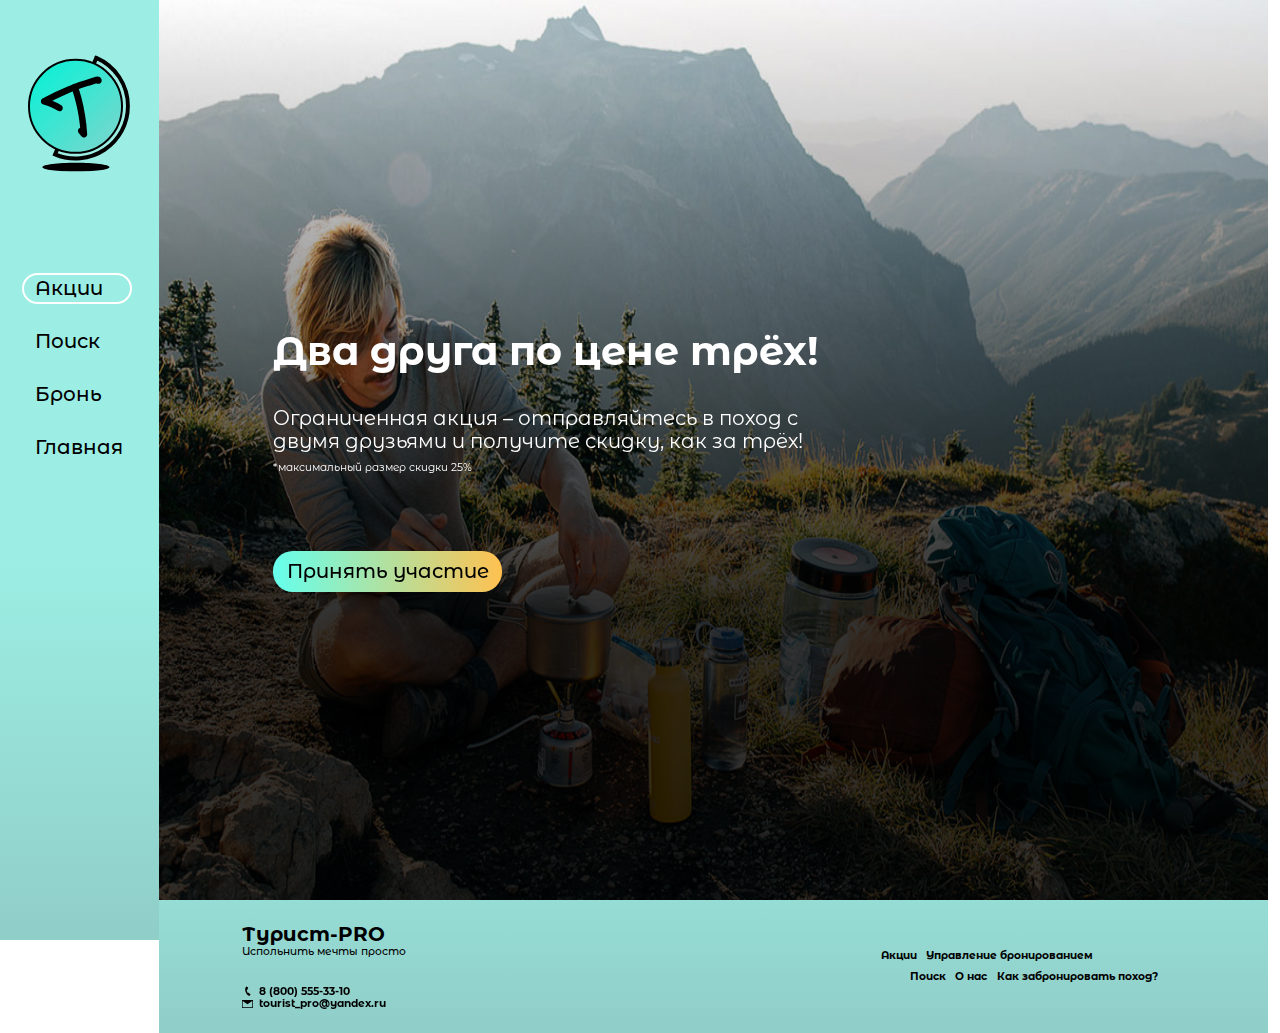
<file: screens/discount1.html>
<!DOCTYPE html>
<html lang="en">
<head>
    <meta charset="UTF-8">
    <meta http-equiv="X-UA-Compatible" content="IE=edge">
    <meta name="viewport" content="width=device-width, initial-scale=1.0">
    <link rel="stylesheet" href="../normalize.css">
    <link rel="stylesheet" href="../css/logo.css">
    <link rel="stylesheet" href="../css/discount.css">
    <link rel="stylesheet" href="../css/header-main-footer.css">
    <link rel="preconnect" href="https://fonts.googleapis.com">
    <link rel="preconnect" href="https://fonts.gstatic.com" crossorigin>
    <link href="https://fonts.googleapis.com/css2?family=Montserrat+Alternates:ital,wght@0,100;0,200;0,300;0,400;0,500;0,600;0,700;0,800;0,900;1,100;1,200;1,300;1,400;1,500;1,600;1,700;1,800;1,900&display=swap" rel="stylesheet">
    <title>Турист-PRO</title>
</head>
<body>
    <div class="wrapper">
        <header>
            <img src="../img/menu-button.svg" alt="меню" id="menu-button">
            <div id="menu">
                <a href="../landing.html">
                    <svg id="logo" width="156" height="177" viewBox="0 0 156 177" fill="none" xmlns="http://www.w3.org/2000/svg">
                        <g clip-path="url(#clip0_2_3)">
                        <path d="M152.29 77.33C152.282 90.5249 149.011 103.513 142.768 115.137C136.525 126.762 127.503 136.661 116.507 143.954C105.51 151.247 92.8809 155.707 79.7435 156.936C66.606 158.165 53.3684 156.126 41.21 151L104.08 4C118.393 10.1881 130.583 20.4275 139.149 33.4569C147.715 46.4864 152.283 61.7369 152.29 77.33Z" stroke="black" stroke-width="6" stroke-miterlimit="10"/>
                        <path d="M73.04 176.95C101.206 176.95 124.04 174.04 124.04 170.45C124.04 166.86 101.206 163.95 73.04 163.95C44.8735 163.95 22.04 166.86 22.04 170.45C22.04 174.04 44.8735 176.95 73.04 176.95Z" fill="black"/>
                        <path d="M72.37 148.69C111.51 148.69 143.24 116.96 143.24 77.82C143.24 38.6796 111.51 6.95001 72.37 6.95001C33.2296 6.95001 1.5 38.6796 1.5 77.82C1.5 116.96 33.2296 148.69 72.37 148.69Z" fill="url(#paint0_linear_2_3)" stroke="black" stroke-width="3" stroke-miterlimit="10"/>
                        <path d="M66.49 49.94C69.5304 58.9505 72.1006 68.1128 74.19 77.39C75.2034 81.9033 76.0967 86.44 76.87 91C77.27 93.36 77.64 95.7233 77.98 98.09C78.06 98.63 78.13 99.16 78.21 99.7C78.21 99.88 78.34 100.7 78.21 99.7L78.3 100.39C78.46 101.62 78.61 102.85 78.76 104.09C79.38 109.457 79.86 114.843 80.2 120.25L88.73 116.71L84.57 111.71C82.9 109.71 79.21 109.85 77.5 111.71C76.5955 112.665 76.0914 113.93 76.0914 115.245C76.0914 116.56 76.5955 117.825 77.5 118.78L81.66 123.84C82.3593 124.541 83.251 125.019 84.2221 125.212C85.1932 125.406 86.1999 125.307 87.1147 124.928C88.0294 124.549 88.8109 123.906 89.3602 123.083C89.9095 122.259 90.2018 121.29 90.2 120.3C89.0509 100.936 85.9451 81.7384 80.93 63C79.49 57.7067 77.89 52.46 76.13 47.26C75.3 44.79 72.65 42.91 69.98 43.77C67.52 44.57 65.59 47.27 66.49 49.92V49.94Z" fill="black"/>
                        <path d="M50.62 76C42.9663 71.3049 34.6738 67.7414 26 65.42L27.19 74.55C37.29 69.0167 47.6233 63.9467 58.19 59.34L60.11 58.51L60.96 58.14L61.65 57.85C61 58.13 62.4 57.54 62.33 57.57L63.19 57.21L65.33 56.33C68.05 55.22 70.79 54.14 73.53 53.1C78.8633 51.06 84.2533 49.1433 89.7 47.35C92.7933 46.33 95.89 45.3533 98.99 44.42C100.47 43.97 101.99 43.53 103.44 43.1L105.67 42.47C106.2 42.32 107.5 42.21 105.67 42.22C105.399 42.2894 105.116 42.2985 104.842 42.2467C104.567 42.1949 104.307 42.0833 104.08 41.92C105.14 42.5867 104.613 41.8433 102.5 39.69V37V37.13L103.79 34.93L104.48 34.35C102.08 35.42 101.34 39.1 102.69 41.2C104.29 43.68 106.96 44.13 109.53 42.99C112.32 41.75 112.93 38.14 111.64 35.65C111.028 34.6551 110.176 33.8292 109.163 33.2475C108.15 32.6659 107.008 32.347 105.84 32.32C104.127 32.4322 102.442 32.803 100.84 33.42C99.2133 33.8867 97.5833 34.37 95.95 34.87C89.8833 36.71 83.8833 38.71 77.95 40.87C65.5642 45.3002 53.4089 50.3499 41.53 56C34.97 59.12 28.5 62.43 22.12 65.93C18.33 68.01 19.23 73.93 23.32 75.07C25.32 75.61 27.32 76.22 29.32 76.91C30.32 77.25 31.32 77.61 32.27 77.99C32.76 78.17 33.27 78.37 33.74 78.57L34.36 78.82C33.86 78.61 33.87 78.62 34.36 78.82C38.204 80.5094 41.9292 82.4572 45.51 84.65C46.6587 85.3054 48.0187 85.484 49.2977 85.1474C50.5767 84.8108 51.6726 83.9859 52.35 82.85C53.0018 81.7057 53.1857 80.3537 52.8632 79.0769C52.5408 77.8001 51.7369 76.6976 50.62 76V76Z" fill="black"/>
                        <path d="M104.67 2.57001L104.08 3.95001" stroke="black" stroke-width="6" stroke-miterlimit="10"/>
                        </g>
                        <defs>
                        <linearGradient id="paint0_linear_2_3" x1="122.48" y1="127.93" x2="22.26" y2="27.71" gradientUnits="userSpaceOnUse">
                            <stop id="logo-back" stop-color="#6FD9CE"/>
                            <stop offset="0.99" stop-color="#14EFD5"/>
                        </linearGradient>
                        <clipPath id="clip0_2_3">
                        <rect width="155.29" height="176.95" fill="white"/>
                        </clipPath>
                        </defs>
                    </svg>
                </a> 
                <nav>
                    <ul>
                        <li class="active"><a href="">Акции</a></li>
                        <li><a href="">Поиск</a></li>
                        <li><a href="">Бронь</a></li>
                        <li><a href="../landing.html">Главная</a></li>
                    </ul>
                </nav>
            </div>                     
        </header>
        <main>
            <section class="container">
                <img src="../img/2.jpg" alt="">
                <div class="darker"></div>
                <div class="info">
                    <div class="info-text">
                        <h2>Два друга по цене трёх!</h2>
                        <p>Ограниченная акция – отправляйтесь в поход с двумя друзьями и получите скидку, как за трёх!</p>
                        <span class="addon">*максимальный размер скидки 25%</span>
                    </div>
                    <a href="" class="button">Принять участие</a>
                </div>
            </section>
        </main>
        <footer>
            <div id="contacts">
                <div id="cont-naming">
                    <span id="cont-name">Турист-PRO</span>
                    <span id="cont-motto">Испольнить мечты просто</span>
                </div>
                <div id="cont">
                    <span id="cont-tel">8 (800) 555-33-10</span>
                    <span id="cont-email">tourist_pro@yandex.ru</span>
                </div>
            </div>
            <nav id="footer-nav">
                <ul>
                    <li><a href="">Акции</a></li>
                    <li><a href="">Управление бронированием</a></li>
                    <li><a href="">Поиск</a></li>
                    <li><a href="">О нас</a></li>
                    <li><a href="">Как забронировать поход?</a></li>
                </ul>
            </nav>
        </footer>
    </div>
    <script src="../scripts/mobile_menu.js"></script>
    <script src="../scripts/travel_buttons.js"></script>
</body>
</html>
</file>
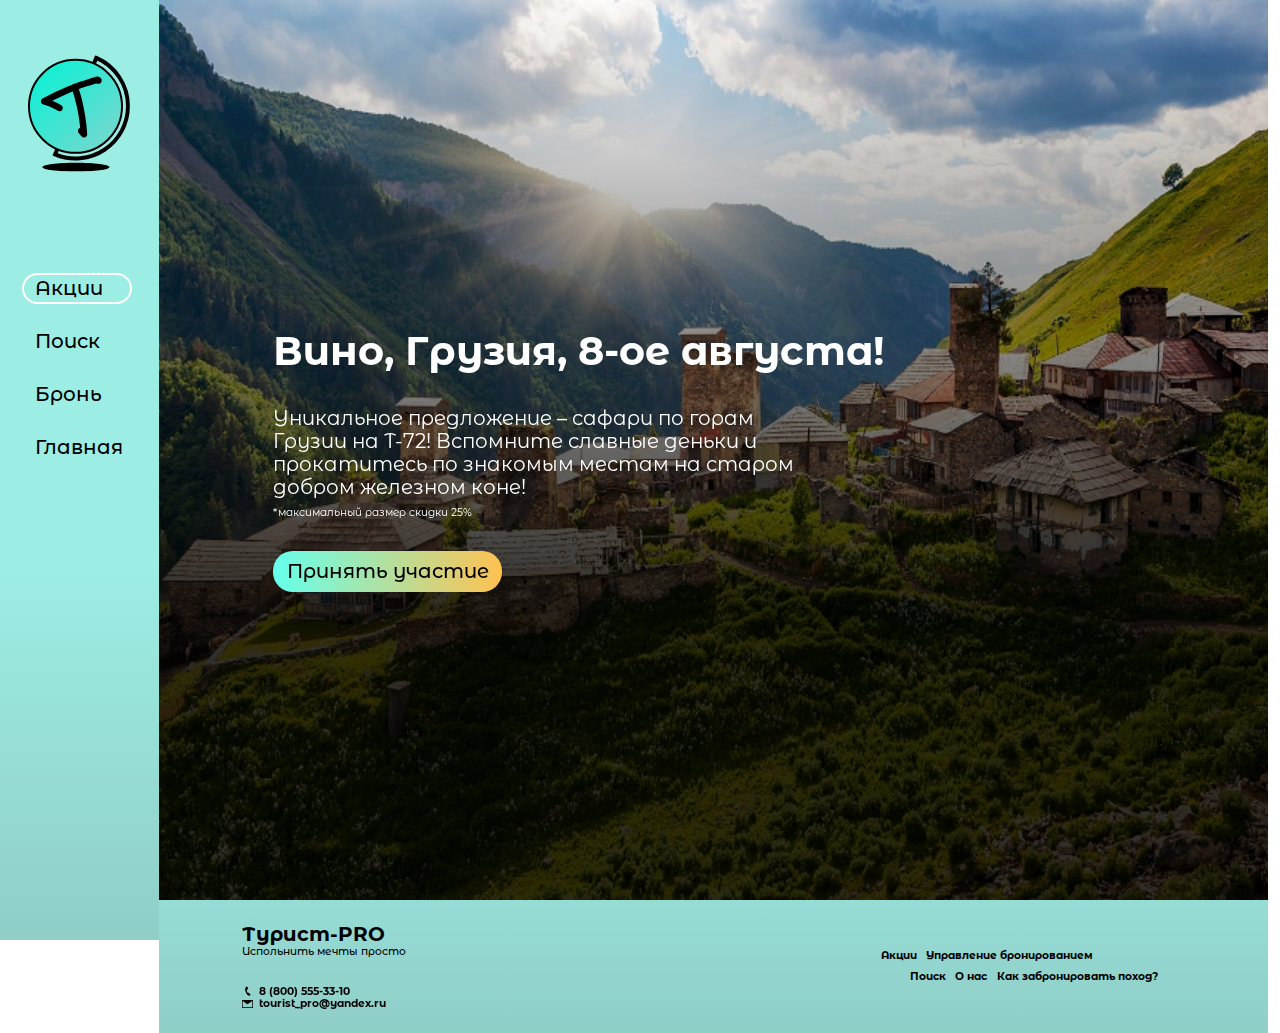
<file: screens/discount2.html>
<!DOCTYPE html>
<html lang="en">
<head>
    <meta charset="UTF-8">
    <meta http-equiv="X-UA-Compatible" content="IE=edge">
    <meta name="viewport" content="width=device-width, initial-scale=1.0">
    <link rel="stylesheet" href="../normalize.css">
    <link rel="stylesheet" href="../css/logo.css">
    <link rel="stylesheet" href="../css/discount.css">
    <link rel="stylesheet" href="../css/header-main-footer.css">
    <link rel="preconnect" href="https://fonts.googleapis.com">
    <link rel="preconnect" href="https://fonts.gstatic.com" crossorigin>
    <link href="https://fonts.googleapis.com/css2?family=Montserrat+Alternates:ital,wght@0,100;0,200;0,300;0,400;0,500;0,600;0,700;0,800;0,900;1,100;1,200;1,300;1,400;1,500;1,600;1,700;1,800;1,900&display=swap" rel="stylesheet">
    <title>Турист-PRO</title>
</head>
<body>
    <div class="wrapper">
        <header>
            <img src="../img/menu-button.svg" alt="меню" id="menu-button">
            <div id="menu">
                <a href="../landing.html">
                    <svg id="logo" width="156" height="177" viewBox="0 0 156 177" fill="none" xmlns="http://www.w3.org/2000/svg">
                        <g clip-path="url(#clip0_2_3)">
                        <path d="M152.29 77.33C152.282 90.5249 149.011 103.513 142.768 115.137C136.525 126.762 127.503 136.661 116.507 143.954C105.51 151.247 92.8809 155.707 79.7435 156.936C66.606 158.165 53.3684 156.126 41.21 151L104.08 4C118.393 10.1881 130.583 20.4275 139.149 33.4569C147.715 46.4864 152.283 61.7369 152.29 77.33Z" stroke="black" stroke-width="6" stroke-miterlimit="10"/>
                        <path d="M73.04 176.95C101.206 176.95 124.04 174.04 124.04 170.45C124.04 166.86 101.206 163.95 73.04 163.95C44.8735 163.95 22.04 166.86 22.04 170.45C22.04 174.04 44.8735 176.95 73.04 176.95Z" fill="black"/>
                        <path d="M72.37 148.69C111.51 148.69 143.24 116.96 143.24 77.82C143.24 38.6796 111.51 6.95001 72.37 6.95001C33.2296 6.95001 1.5 38.6796 1.5 77.82C1.5 116.96 33.2296 148.69 72.37 148.69Z" fill="url(#paint0_linear_2_3)" stroke="black" stroke-width="3" stroke-miterlimit="10"/>
                        <path d="M66.49 49.94C69.5304 58.9505 72.1006 68.1128 74.19 77.39C75.2034 81.9033 76.0967 86.44 76.87 91C77.27 93.36 77.64 95.7233 77.98 98.09C78.06 98.63 78.13 99.16 78.21 99.7C78.21 99.88 78.34 100.7 78.21 99.7L78.3 100.39C78.46 101.62 78.61 102.85 78.76 104.09C79.38 109.457 79.86 114.843 80.2 120.25L88.73 116.71L84.57 111.71C82.9 109.71 79.21 109.85 77.5 111.71C76.5955 112.665 76.0914 113.93 76.0914 115.245C76.0914 116.56 76.5955 117.825 77.5 118.78L81.66 123.84C82.3593 124.541 83.251 125.019 84.2221 125.212C85.1932 125.406 86.1999 125.307 87.1147 124.928C88.0294 124.549 88.8109 123.906 89.3602 123.083C89.9095 122.259 90.2018 121.29 90.2 120.3C89.0509 100.936 85.9451 81.7384 80.93 63C79.49 57.7067 77.89 52.46 76.13 47.26C75.3 44.79 72.65 42.91 69.98 43.77C67.52 44.57 65.59 47.27 66.49 49.92V49.94Z" fill="black"/>
                        <path d="M50.62 76C42.9663 71.3049 34.6738 67.7414 26 65.42L27.19 74.55C37.29 69.0167 47.6233 63.9467 58.19 59.34L60.11 58.51L60.96 58.14L61.65 57.85C61 58.13 62.4 57.54 62.33 57.57L63.19 57.21L65.33 56.33C68.05 55.22 70.79 54.14 73.53 53.1C78.8633 51.06 84.2533 49.1433 89.7 47.35C92.7933 46.33 95.89 45.3533 98.99 44.42C100.47 43.97 101.99 43.53 103.44 43.1L105.67 42.47C106.2 42.32 107.5 42.21 105.67 42.22C105.399 42.2894 105.116 42.2985 104.842 42.2467C104.567 42.1949 104.307 42.0833 104.08 41.92C105.14 42.5867 104.613 41.8433 102.5 39.69V37V37.13L103.79 34.93L104.48 34.35C102.08 35.42 101.34 39.1 102.69 41.2C104.29 43.68 106.96 44.13 109.53 42.99C112.32 41.75 112.93 38.14 111.64 35.65C111.028 34.6551 110.176 33.8292 109.163 33.2475C108.15 32.6659 107.008 32.347 105.84 32.32C104.127 32.4322 102.442 32.803 100.84 33.42C99.2133 33.8867 97.5833 34.37 95.95 34.87C89.8833 36.71 83.8833 38.71 77.95 40.87C65.5642 45.3002 53.4089 50.3499 41.53 56C34.97 59.12 28.5 62.43 22.12 65.93C18.33 68.01 19.23 73.93 23.32 75.07C25.32 75.61 27.32 76.22 29.32 76.91C30.32 77.25 31.32 77.61 32.27 77.99C32.76 78.17 33.27 78.37 33.74 78.57L34.36 78.82C33.86 78.61 33.87 78.62 34.36 78.82C38.204 80.5094 41.9292 82.4572 45.51 84.65C46.6587 85.3054 48.0187 85.484 49.2977 85.1474C50.5767 84.8108 51.6726 83.9859 52.35 82.85C53.0018 81.7057 53.1857 80.3537 52.8632 79.0769C52.5408 77.8001 51.7369 76.6976 50.62 76V76Z" fill="black"/>
                        <path d="M104.67 2.57001L104.08 3.95001" stroke="black" stroke-width="6" stroke-miterlimit="10"/>
                        </g>
                        <defs>
                        <linearGradient id="paint0_linear_2_3" x1="122.48" y1="127.93" x2="22.26" y2="27.71" gradientUnits="userSpaceOnUse">
                            <stop id="logo-back" stop-color="#6FD9CE"/>
                            <stop offset="0.99" stop-color="#14EFD5"/>
                        </linearGradient>
                        <clipPath id="clip0_2_3">
                        <rect width="155.29" height="176.95" fill="white"/>
                        </clipPath>
                        </defs>
                    </svg>
                </a> 
                <nav>
                    <ul>
                        <li class="active"><a href="">Акции</a></li>
                        <li><a href="">Поиск</a></li>
                        <li><a href="">Бронь</a></li>
                        <li><a href="../landing.html">Главная</a></li>
                    </ul>
                </nav>
            </div>                     
        </header>
        <main>
            <section class="container">
                <img src="../img/4.jpg" alt="">
                <div class="darker"></div>
                <div class="info">
                    <div class="info-text">
                        <h2>Вино, Грузия, 8-ое августа!</h2>
                        <p>Уникальное предложение – сафари по горам Грузии на Т-72! Вспомните славные деньки и прокатитесь по знакомым местам на старом добром железном коне!</p>
                        <span class="addon">*максимальный размер скидки 25%</span>
                    </div>
                    <a href="" class="button">Принять участие</a>
                </div>
            </section>
        </main>
        <footer>
            <div id="contacts">
                <div id="cont-naming">
                    <span id="cont-name">Турист-PRO</span>
                    <span id="cont-motto">Испольнить мечты просто</span>
                </div>
                <div id="cont">
                    <span id="cont-tel">8 (800) 555-33-10</span>
                    <span id="cont-email">tourist_pro@yandex.ru</span>
                </div>
            </div>
            <nav id="footer-nav">
                <ul>
                    <li><a href="">Акции</a></li>
                    <li><a href="">Управление бронированием</a></li>
                    <li><a href="">Поиск</a></li>
                    <li><a href="">О нас</a></li>
                    <li><a href="">Как забронировать поход?</a></li>
                </ul>
            </nav>
        </footer>
    </div>
    <script src="../scripts/mobile_menu.js"></script>
    <script src="../scripts/travel_buttons.js"></script>
</body>
</html>
</file>
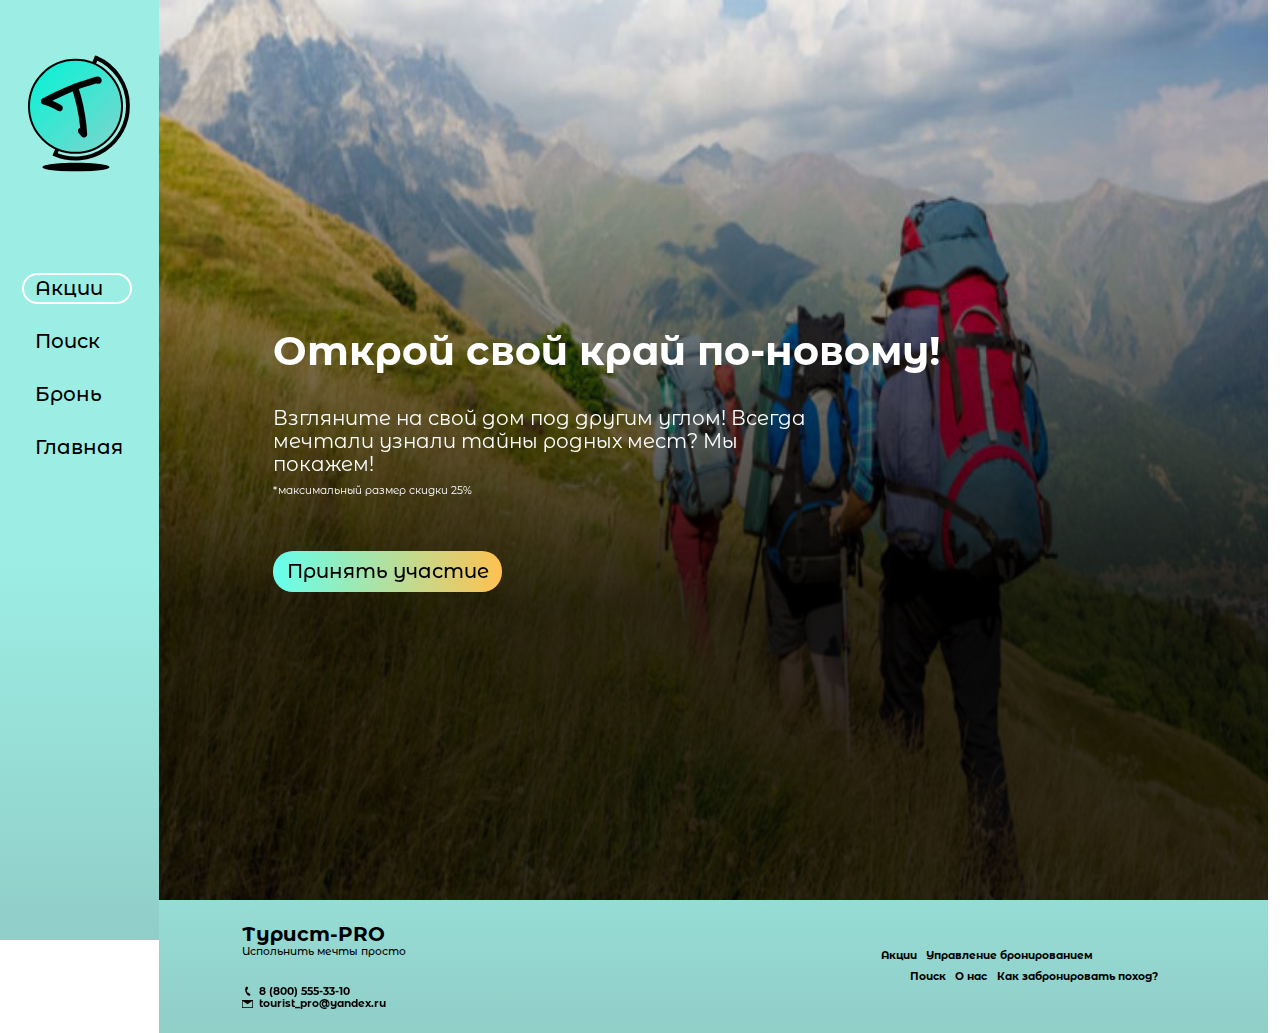
<file: screens/discount3.html>
<!DOCTYPE html>
<html lang="en">
<head>
    <meta charset="UTF-8">
    <meta http-equiv="X-UA-Compatible" content="IE=edge">
    <meta name="viewport" content="width=device-width, initial-scale=1.0">
    <link rel="stylesheet" href="../normalize.css">
    <link rel="stylesheet" href="../css/logo.css">
    <link rel="stylesheet" href="../css/discount.css">
    <link rel="stylesheet" href="../css/header-main-footer.css">
    <link rel="preconnect" href="https://fonts.googleapis.com">
    <link rel="preconnect" href="https://fonts.gstatic.com" crossorigin>
    <link href="https://fonts.googleapis.com/css2?family=Montserrat+Alternates:ital,wght@0,100;0,200;0,300;0,400;0,500;0,600;0,700;0,800;0,900;1,100;1,200;1,300;1,400;1,500;1,600;1,700;1,800;1,900&display=swap" rel="stylesheet">
    <title>Турист-PRO</title>
</head>
<body>
    <div class="wrapper">
        <header>
            <img src="../img/menu-button.svg" alt="меню" id="menu-button">
            <div id="menu">
                <a href="../landing.html">
                    <svg id="logo" width="156" height="177" viewBox="0 0 156 177" fill="none" xmlns="http://www.w3.org/2000/svg">
                        <g clip-path="url(#clip0_2_3)">
                        <path d="M152.29 77.33C152.282 90.5249 149.011 103.513 142.768 115.137C136.525 126.762 127.503 136.661 116.507 143.954C105.51 151.247 92.8809 155.707 79.7435 156.936C66.606 158.165 53.3684 156.126 41.21 151L104.08 4C118.393 10.1881 130.583 20.4275 139.149 33.4569C147.715 46.4864 152.283 61.7369 152.29 77.33Z" stroke="black" stroke-width="6" stroke-miterlimit="10"/>
                        <path d="M73.04 176.95C101.206 176.95 124.04 174.04 124.04 170.45C124.04 166.86 101.206 163.95 73.04 163.95C44.8735 163.95 22.04 166.86 22.04 170.45C22.04 174.04 44.8735 176.95 73.04 176.95Z" fill="black"/>
                        <path d="M72.37 148.69C111.51 148.69 143.24 116.96 143.24 77.82C143.24 38.6796 111.51 6.95001 72.37 6.95001C33.2296 6.95001 1.5 38.6796 1.5 77.82C1.5 116.96 33.2296 148.69 72.37 148.69Z" fill="url(#paint0_linear_2_3)" stroke="black" stroke-width="3" stroke-miterlimit="10"/>
                        <path d="M66.49 49.94C69.5304 58.9505 72.1006 68.1128 74.19 77.39C75.2034 81.9033 76.0967 86.44 76.87 91C77.27 93.36 77.64 95.7233 77.98 98.09C78.06 98.63 78.13 99.16 78.21 99.7C78.21 99.88 78.34 100.7 78.21 99.7L78.3 100.39C78.46 101.62 78.61 102.85 78.76 104.09C79.38 109.457 79.86 114.843 80.2 120.25L88.73 116.71L84.57 111.71C82.9 109.71 79.21 109.85 77.5 111.71C76.5955 112.665 76.0914 113.93 76.0914 115.245C76.0914 116.56 76.5955 117.825 77.5 118.78L81.66 123.84C82.3593 124.541 83.251 125.019 84.2221 125.212C85.1932 125.406 86.1999 125.307 87.1147 124.928C88.0294 124.549 88.8109 123.906 89.3602 123.083C89.9095 122.259 90.2018 121.29 90.2 120.3C89.0509 100.936 85.9451 81.7384 80.93 63C79.49 57.7067 77.89 52.46 76.13 47.26C75.3 44.79 72.65 42.91 69.98 43.77C67.52 44.57 65.59 47.27 66.49 49.92V49.94Z" fill="black"/>
                        <path d="M50.62 76C42.9663 71.3049 34.6738 67.7414 26 65.42L27.19 74.55C37.29 69.0167 47.6233 63.9467 58.19 59.34L60.11 58.51L60.96 58.14L61.65 57.85C61 58.13 62.4 57.54 62.33 57.57L63.19 57.21L65.33 56.33C68.05 55.22 70.79 54.14 73.53 53.1C78.8633 51.06 84.2533 49.1433 89.7 47.35C92.7933 46.33 95.89 45.3533 98.99 44.42C100.47 43.97 101.99 43.53 103.44 43.1L105.67 42.47C106.2 42.32 107.5 42.21 105.67 42.22C105.399 42.2894 105.116 42.2985 104.842 42.2467C104.567 42.1949 104.307 42.0833 104.08 41.92C105.14 42.5867 104.613 41.8433 102.5 39.69V37V37.13L103.79 34.93L104.48 34.35C102.08 35.42 101.34 39.1 102.69 41.2C104.29 43.68 106.96 44.13 109.53 42.99C112.32 41.75 112.93 38.14 111.64 35.65C111.028 34.6551 110.176 33.8292 109.163 33.2475C108.15 32.6659 107.008 32.347 105.84 32.32C104.127 32.4322 102.442 32.803 100.84 33.42C99.2133 33.8867 97.5833 34.37 95.95 34.87C89.8833 36.71 83.8833 38.71 77.95 40.87C65.5642 45.3002 53.4089 50.3499 41.53 56C34.97 59.12 28.5 62.43 22.12 65.93C18.33 68.01 19.23 73.93 23.32 75.07C25.32 75.61 27.32 76.22 29.32 76.91C30.32 77.25 31.32 77.61 32.27 77.99C32.76 78.17 33.27 78.37 33.74 78.57L34.36 78.82C33.86 78.61 33.87 78.62 34.36 78.82C38.204 80.5094 41.9292 82.4572 45.51 84.65C46.6587 85.3054 48.0187 85.484 49.2977 85.1474C50.5767 84.8108 51.6726 83.9859 52.35 82.85C53.0018 81.7057 53.1857 80.3537 52.8632 79.0769C52.5408 77.8001 51.7369 76.6976 50.62 76V76Z" fill="black"/>
                        <path d="M104.67 2.57001L104.08 3.95001" stroke="black" stroke-width="6" stroke-miterlimit="10"/>
                        </g>
                        <defs>
                        <linearGradient id="paint0_linear_2_3" x1="122.48" y1="127.93" x2="22.26" y2="27.71" gradientUnits="userSpaceOnUse">
                            <stop id="logo-back" stop-color="#6FD9CE"/>
                            <stop offset="0.99" stop-color="#14EFD5"/>
                        </linearGradient>
                        <clipPath id="clip0_2_3">
                        <rect width="155.29" height="176.95" fill="white"/>
                        </clipPath>
                        </defs>
                    </svg>
                </a> 
                <nav>
                    <ul>
                        <li class="active"><a href="">Акции</a></li>
                        <li><a href="">Поиск</a></li>
                        <li><a href="">Бронь</a></li>
                        <li><a href="../landing.html">Главная</a></li>
                    </ul>
                </nav>
            </div>                     
        </header>
        <main>
            <section class="container">
                <img src="../img/3.jpg" alt="">
                <div class="darker"></div>
                <div class="info">
                    <div class="info-text">
                        <h2>Открой свой край по-новому!</h2>
                        <p>Взгляните на свой дом под другим углом! Всегда мечтали узнали тайны родных мест? Мы покажем!</p>
                        <span class="addon">*максимальный размер скидки 25%</span>
                    </div>
                    <a href="" class="button">Принять участие</a>
                </div>
            </section>
        </main>
        <footer>
            <div id="contacts">
                <div id="cont-naming">
                    <span id="cont-name">Турист-PRO</span>
                    <span id="cont-motto">Испольнить мечты просто</span>
                </div>
                <div id="cont">
                    <span id="cont-tel">8 (800) 555-33-10</span>
                    <span id="cont-email">tourist_pro@yandex.ru</span>
                </div>
            </div>
            <nav id="footer-nav">
                <ul>
                    <li><a href="">Акции</a></li>
                    <li><a href="">Управление бронированием</a></li>
                    <li><a href="">Поиск</a></li>
                    <li><a href="">О нас</a></li>
                    <li><a href="">Как забронировать поход?</a></li>
                </ul>
            </nav>
        </footer>
    </div>
    <script src="../scripts/mobile_menu.js"></script>
    <script src="../scripts/travel_buttons.js"></script>
</body>
</html>
</file>
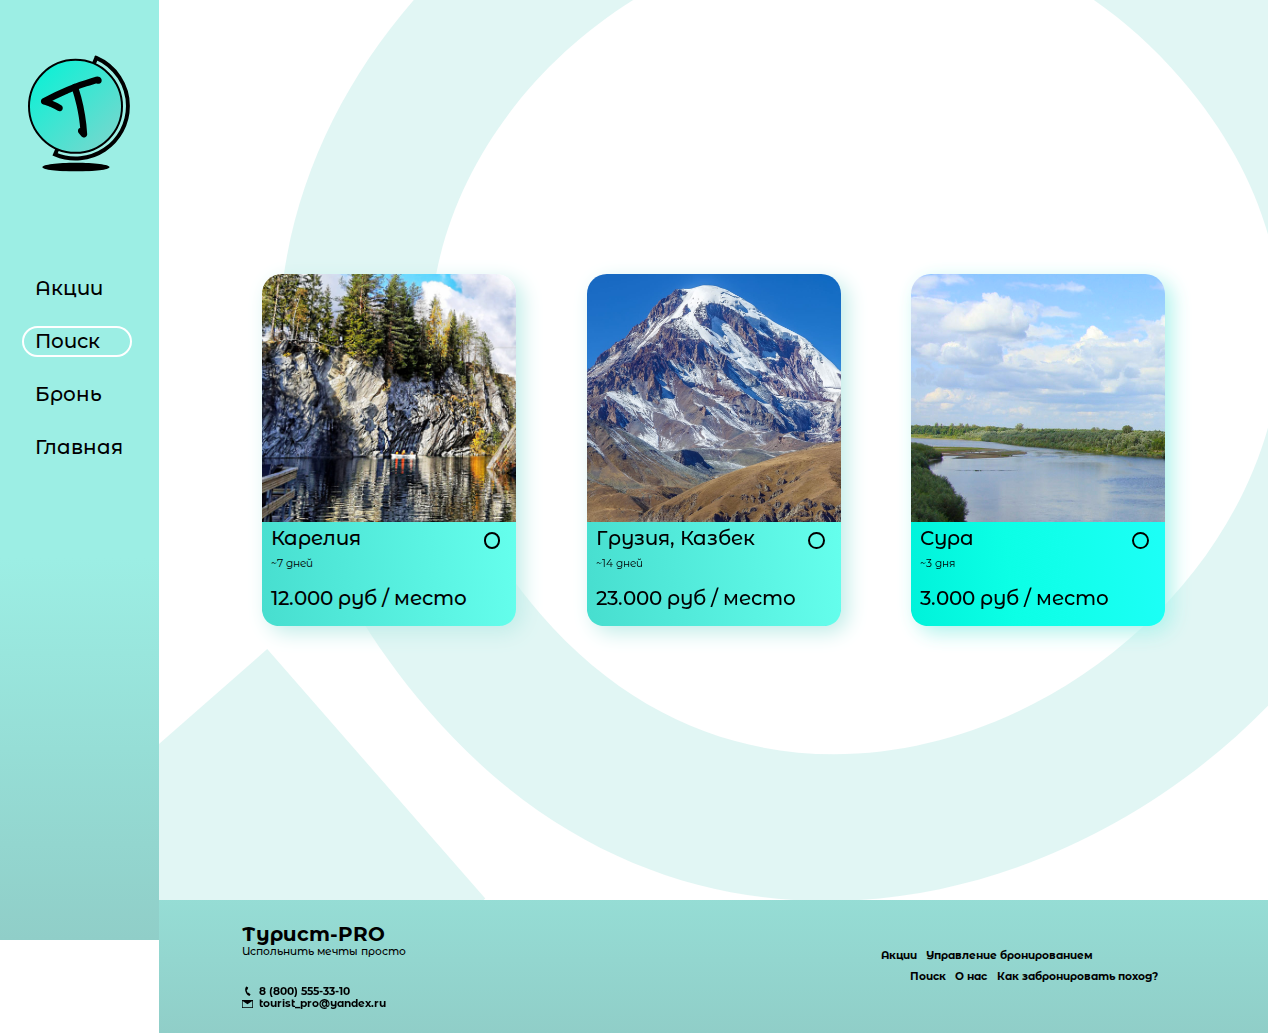
<file: screens/search.html>
<!DOCTYPE html>
<html lang="en">
<head>
    <meta charset="UTF-8">
    <meta http-equiv="X-UA-Compatible" content="IE=edge">
    <meta name="viewport" content="width=device-width, initial-scale=1.0">
    <link rel="stylesheet" href="../normalize.css">
    <link rel="stylesheet" href="../css/logo.css">
    <link rel="stylesheet" href="../css/search.css">
    <link rel="stylesheet" href="../css/header-main-footer.css">
    <link rel="preconnect" href="https://fonts.googleapis.com">
    <link rel="preconnect" href="https://fonts.gstatic.com" crossorigin>
    <link href="https://fonts.googleapis.com/css2?family=Montserrat+Alternates:ital,wght@0,100;0,200;0,300;0,400;0,500;0,600;0,700;0,800;0,900;1,100;1,200;1,300;1,400;1,500;1,600;1,700;1,800;1,900&display=swap" rel="stylesheet">
    <title>Турист-PRO</title>
</head>
<body>
    <div class="wrapper">
        <header>
            <img src="../img/menu-button.svg" alt="меню" id="menu-button">
            <div id="menu">
                <a href="../landing.html">
                    <svg id="logo" width="156" height="177" viewBox="0 0 156 177" fill="none" xmlns="http://www.w3.org/2000/svg">
                        <g clip-path="url(#clip0_2_3)">
                        <path d="M152.29 77.33C152.282 90.5249 149.011 103.513 142.768 115.137C136.525 126.762 127.503 136.661 116.507 143.954C105.51 151.247 92.8809 155.707 79.7435 156.936C66.606 158.165 53.3684 156.126 41.21 151L104.08 4C118.393 10.1881 130.583 20.4275 139.149 33.4569C147.715 46.4864 152.283 61.7369 152.29 77.33Z" stroke="black" stroke-width="6" stroke-miterlimit="10"/>
                        <path d="M73.04 176.95C101.206 176.95 124.04 174.04 124.04 170.45C124.04 166.86 101.206 163.95 73.04 163.95C44.8735 163.95 22.04 166.86 22.04 170.45C22.04 174.04 44.8735 176.95 73.04 176.95Z" fill="black"/>
                        <path d="M72.37 148.69C111.51 148.69 143.24 116.96 143.24 77.82C143.24 38.6796 111.51 6.95001 72.37 6.95001C33.2296 6.95001 1.5 38.6796 1.5 77.82C1.5 116.96 33.2296 148.69 72.37 148.69Z" fill="url(#paint0_linear_2_3)" stroke="black" stroke-width="3" stroke-miterlimit="10"/>
                        <path d="M66.49 49.94C69.5304 58.9505 72.1006 68.1128 74.19 77.39C75.2034 81.9033 76.0967 86.44 76.87 91C77.27 93.36 77.64 95.7233 77.98 98.09C78.06 98.63 78.13 99.16 78.21 99.7C78.21 99.88 78.34 100.7 78.21 99.7L78.3 100.39C78.46 101.62 78.61 102.85 78.76 104.09C79.38 109.457 79.86 114.843 80.2 120.25L88.73 116.71L84.57 111.71C82.9 109.71 79.21 109.85 77.5 111.71C76.5955 112.665 76.0914 113.93 76.0914 115.245C76.0914 116.56 76.5955 117.825 77.5 118.78L81.66 123.84C82.3593 124.541 83.251 125.019 84.2221 125.212C85.1932 125.406 86.1999 125.307 87.1147 124.928C88.0294 124.549 88.8109 123.906 89.3602 123.083C89.9095 122.259 90.2018 121.29 90.2 120.3C89.0509 100.936 85.9451 81.7384 80.93 63C79.49 57.7067 77.89 52.46 76.13 47.26C75.3 44.79 72.65 42.91 69.98 43.77C67.52 44.57 65.59 47.27 66.49 49.92V49.94Z" fill="black"/>
                        <path d="M50.62 76C42.9663 71.3049 34.6738 67.7414 26 65.42L27.19 74.55C37.29 69.0167 47.6233 63.9467 58.19 59.34L60.11 58.51L60.96 58.14L61.65 57.85C61 58.13 62.4 57.54 62.33 57.57L63.19 57.21L65.33 56.33C68.05 55.22 70.79 54.14 73.53 53.1C78.8633 51.06 84.2533 49.1433 89.7 47.35C92.7933 46.33 95.89 45.3533 98.99 44.42C100.47 43.97 101.99 43.53 103.44 43.1L105.67 42.47C106.2 42.32 107.5 42.21 105.67 42.22C105.399 42.2894 105.116 42.2985 104.842 42.2467C104.567 42.1949 104.307 42.0833 104.08 41.92C105.14 42.5867 104.613 41.8433 102.5 39.69V37V37.13L103.79 34.93L104.48 34.35C102.08 35.42 101.34 39.1 102.69 41.2C104.29 43.68 106.96 44.13 109.53 42.99C112.32 41.75 112.93 38.14 111.64 35.65C111.028 34.6551 110.176 33.8292 109.163 33.2475C108.15 32.6659 107.008 32.347 105.84 32.32C104.127 32.4322 102.442 32.803 100.84 33.42C99.2133 33.8867 97.5833 34.37 95.95 34.87C89.8833 36.71 83.8833 38.71 77.95 40.87C65.5642 45.3002 53.4089 50.3499 41.53 56C34.97 59.12 28.5 62.43 22.12 65.93C18.33 68.01 19.23 73.93 23.32 75.07C25.32 75.61 27.32 76.22 29.32 76.91C30.32 77.25 31.32 77.61 32.27 77.99C32.76 78.17 33.27 78.37 33.74 78.57L34.36 78.82C33.86 78.61 33.87 78.62 34.36 78.82C38.204 80.5094 41.9292 82.4572 45.51 84.65C46.6587 85.3054 48.0187 85.484 49.2977 85.1474C50.5767 84.8108 51.6726 83.9859 52.35 82.85C53.0018 81.7057 53.1857 80.3537 52.8632 79.0769C52.5408 77.8001 51.7369 76.6976 50.62 76V76Z" fill="black"/>
                        <path d="M104.67 2.57001L104.08 3.95001" stroke="black" stroke-width="6" stroke-miterlimit="10"/>
                        </g>
                        <defs>
                        <linearGradient id="paint0_linear_2_3" x1="122.48" y1="127.93" x2="22.26" y2="27.71" gradientUnits="userSpaceOnUse">
                            <stop id="logo-back" stop-color="#6FD9CE"/>
                            <stop offset="0.99" stop-color="#14EFD5"/>
                        </linearGradient>
                        <clipPath id="clip0_2_3">
                        <rect width="155.29" height="176.95" fill="white"/>
                        </clipPath>
                        </defs>
                    </svg>
                </a> 
                <nav>
                    <ul>
                        <li><a href="">Акции</a></li>
                        <li class="active"><a href="">Поиск</a></li>
                        <li><a href="">Бронь</a></li>
                        <li><a href="../landing.html">Главная</a></li>
                    </ul>
                </nav>
            </div>                     
        </header>
        <main>
            <section class="container">
                <ul>
                    <li>
                        <div class="description">
                            <span class="name">Карелия</span>
                            <span class="desc">~7 дней</span>
                            <span class="price">12.000 руб / место</span>
                            <a href="" class="button"></a>
                        </div>
                    </li>
                    <li>
                        <div class="description">
                            <span class="name">Грузия, Казбек</span>
                            <span class="desc">~14 дней</span>
                            <span class="price">23.000 руб / место</span>
                            <a href="" class="button"></a>
                        </div>
                    </li>
                    <li>
                        <div class="description">
                            <span class="name">Сура</span>
                            <span class="desc">~3 дня</span>
                            <span class="price">3.000 руб / место</span>
                            <a href="" class="button"></a>
                        </div>
                    </li>
                </ul>
            </section>
        </main>
        <footer>
            <div id="contacts">
                <div id="cont-naming">
                    <span id="cont-name">Турист-PRO</span>
                    <span id="cont-motto">Испольнить мечты просто</span>
                </div>
                <div id="cont">
                    <span id="cont-tel">8 (800) 555-33-10</span>
                    <span id="cont-email">tourist_pro@yandex.ru</span>
                </div>
            </div>
            <nav id="footer-nav">
                <ul>
                    <li><a href="">Акции</a></li>
                    <li><a href="">Управление бронированием</a></li>
                    <li><a href="">Поиск</a></li>
                    <li><a href="">О нас</a></li>
                    <li><a href="">Как забронировать поход?</a></li>
                </ul>
            </nav>
        </footer>
    </div>
    <script src="../scripts/mobile_menu.js"></script>
    <script src="../scripts/travel_buttons.js"></script>
</body>
</html>
</file>
<file: css/logo.css>
#logo {
    width: 8vw;
    height: 16.3vh;
}

#logo-back {
    transition: all .3s ease;
}

#logo:hover #logo-back {
    stop-color: #4E9B93;
}
</file>
<file: css/leading.css>
#hidden {
    display: none;
}

#welcome-name {
    width: 48.4vw;
    height: 25.99vw;
}

.container {
	padding: 0 6.5vw;
}

#welcome {
	position: relative;
}

#mb-wel-name {
	display: none;
}

#mb-wel-pro {
	display: none;
}

@keyframes bounce1 {
	100% {
		top: 4vw;
	}
}

@keyframes bounce2 {
	100% {
		top: 32vw;
	}
}

@keyframes bounce3 {
	100% {
		top: 16vw;
	}
}

.circle {
	position: absolute;
	width: 10vw;
	height: 10vw;
	border-radius: 50%;
	background: linear-gradient(138.57deg, #65FFED 14.84%, #8BD9D1 84.38%);
}

#welcome-decal1 {
	width: 15.7vw;
	height: 15.7vw;
	left: 59.1vw;
	top: .6vw;
	animation: bounce1 3s ease .4s infinite alternate;
}

#welcome-decal2 {
	width: 21.5vw;
	height: 21.5vw;
	left: 37.6vw;
	top: 41.83vw;
	animation: bounce2 3s ease infinite alternate;
	z-index: 3;
}

#welcome-decal3 {
	width: 26.8vw;
	height: 26.8vw;
	left: 63.54vw;
	top: 24.85vw;
	animation: bounce3 3s ease .8s infinite alternate;
}

#welcome-name {
	position: absolute;
	left: 3.46vw;
	top: 6.89vw;
	width: 48.4vw;
	height: 25.99vw;
}

#welcome-motto {
	position: absolute;
	left: 29.55vw;
	top: 24.91vw;
	font-size: 3.75em;
	font-weight: 500;
	z-index: 2;
}

section {
	height: 56.25vw;
}

#steps {
	height: fit-content;
	padding: 3vw 10.65vw;
	z-index: 10;
}

#steps-list {
	list-style: none;
	display: flex;
	flex-wrap: wrap;
	margin: 0;
	padding: 0;
}

.js-scroll {
	opacity: 0;
	transition: opacity .7s ease-in 0s;
}

#steps-list li.js-scroll:nth-child(2) {
	transition: opacity .3s ease-in 1s;
}

#steps-list li.js-scroll:nth-child(3) {
	transition: opacity .3s ease-in 2s;
}

#steps-list li.js-scroll:nth-child(4) {
	transition: opacity .3s ease-in 3s;
}

#steps-list li.js-scroll:nth-child(5) {
	transition: opacity .3s ease-in 4s;
}

#steps-list li.js-scroll:nth-child(6) {
	transition: opacity .3s ease-in 5s;
}

.js-scroll.scrolled {
	opacity: 1;
}

#discounts ul li.js-scroll:nth-child(2) {
	transition: opacity .7s ease-in 1s;
}

#discounts ul li.js-scroll:nth-child(3) {
	transition: opacity .7s ease-in 2s;
}

#steps-list li {
	display: flex;
	flex-direction: column;
	align-items: center;
}

#steps-list li:nth-child(2) {
	margin-left: auto;
	margin-bottom: 5.05vw;
}

#steps-list li:nth-child(3) {
	margin-left: auto;
}

#steps-list li:nth-child(5) {
	margin-left: auto;
}

#steps-list li:nth-child(6) {
	margin-left: auto;
}

#steps-list li img {
	height: 15.55vw;
}

.step-name {
	font-size: 1.875em;
	font-weight: 500;
	width: 16.7vw;
	text-align: center;
	margin-top: 0.53vw;
}

#reviews {
	height: fit-content;
	display: grid;
	margin: 4vw 0 12vw;
	grid-template-columns: 1fr 44.8vw;
	grid-template-rows: 3.86vw 1fr;
	grid-template-areas: 
		"p img"
		"reviews img";
}

p {
	font-size: 1.875em;
	font-weight: 500;
}

#reviews > p {
	width: 27.5vw;
	grid-area: p;
}

b {
	font-size: 1em;
}

#reviews ul {
	grid-area: reviews;
	margin-top: 5.47vw;
	list-style: none;
	display: flex;
	flex-direction: column;
	justify-content: center;
	padding-left: 0;
}

#reviews ul li:first-child {
	margin-bottom: 3.78vw;
	transition-delay: .7s;
}

#reviews ul li:last-child {
	transition-delay: 1.4s;
}

#reviews-logo-back {
	grid-area: img;
	position: relative;
}

.back {
	position: absolute;
	background: #C3EDE9;
	left: 52.81vw;
	width: 44.8vw;
	height: 40.8vw;
	border-radius: 50%;
	filter: blur(2.59vw);
}

#reviews-logo {
	position: absolute;
	left: 58.81vw;
	width: 34.07vw;
	z-index: 2;
}

.name-and-mark {
	display: flex;
	align-items: center;
}

.name-and-mark .name {
	font-size: 1.875em;
	font-weight: 700;
}

.name-and-mark img {
	width: 7.82vw;
	margin: 0 auto;
}

.review-text {
	width: 24.59vw;
	background: white;
	border-radius: 1.57vw;
	position: relative;
	padding: 1.57vw;
	font-weight: 500;
	font-size: 1em;
}

.review-text::before {
	content: "";
	position: absolute;
	top: -.42vw;
	left: -.42vw;
	right: -.42vw;
	bottom: -.42vw;
	background: linear-gradient(90deg, #65FFED 0%, #FFC150 100%);
	z-index: -1;
	border-radius: 1.98vw;
}

#search {
	display: grid;
	grid-template-columns: 1fr 32.87vw;
	grid-template-rows: 3.93vw 1fr;
	grid-template-areas: 
		"p p"
		"form img";
	height: fit-content;
	margin-bottom: 8vw;
}

#search img {
	grid-area: img;
	width: 32.87vw;
}

#search p {
	grid-area: p;
}

#search form {
	margin-top: 5.63vw;
	grid-area: form;
	display: flex;
	flex-direction: column;
}

#search form .input-outline {
	margin-bottom: 3.88vw;
}

#search form .input-outline:last-child {
	margin: 0 8.91vw 0 auto;
}

#search #submit:hover {
	background: linear-gradient(90deg, #65FFED 0%, #FFC150 100%);
}

#search #submit {
	background-color: white;
	font-weight: 500;
	cursor: pointer;
}

#slider {
	display: flex;
	align-items: center;
	justify-content: space-between;
	background-color: white;
	border-radius: 1.55vw;
}

#search form .input-outline:nth-child(3) {
	width: 32.6vw;
}

#slider input {
	width: 27vw;
}

#slider output {
	font-size: 1.875em;
	margin-right: 1vw;
	padding: .55vw;
	font-weight: 500;
}

body input#submit {
	width: 13.55vw;
}

#discounts {
	height: fit-content;
}

#discounts p {
	width: 56.25vw;
}

#discounts ul {
	margin-top: 6vw;
	list-style: none;
	display: flex;
	flex-wrap: wrap;
	justify-content: space-between;
	padding: 0;
}

#discounts li {
	width: 19.85vw;
	height: 27.45vw;
	border-radius: 1.55vw;
	display: flex;
	align-items: flex-end;
	box-shadow: .53vw .53vw 1.55vw #C3EDE9;
}

#discounts ul li:nth-child(1) {
	background: url("../img/2.jpg") -4.21vw -5vw / cover;
}

#discounts ul li:nth-child(2) {
	background: url("../img/4.jpg") center -3.13vw / cover;
}

#discounts ul li:nth-child(3) {
	background: url("../img/3.jpg") -20.84vw center / 250%;
}

.description {
	border-bottom-left-radius: 1.3vw;
	border-bottom-right-radius: 1.3vw;
	background: linear-gradient(262.97deg, #65FFED 0%, #47DECF 100%);
	padding: 0.37vw .7vw 1.2vw;
	position: relative;
	z-index: 1;
}

.description::before {
	content: "";
	z-index: -1;
	width: 100%;
	height: 100%;
	position: absolute;
	top: 0;
	left: 0;
	background: linear-gradient(-262.97deg, #65FFED 0%, #47DECF 100%);
	border-bottom-left-radius: 1.3vw;
	border-bottom-right-radius: 1.3vw;
	opacity: 0;
	transition: opacity .7s ease-in;
}

.description:hover::before {
	opacity: 1;
}

.description .name {
	font-size: 1.875em;
	font-weight: 500;
	margin-bottom: .63vw;
	display: block;
}

.button {
	box-sizing: border-box;
	border-radius: 50%;
	width: 1.31vw;
	height: 1.31vw;
	border: .21vw solid #000000;
	transition: background-color .3s ease;
}

.button:hover {
	background: black;
}

#discounts .description .button {
	position: absolute;
	left: 17.3vw;
	bottom: 5.53vw;
}

#email {
	margin-top: 6.22vw;
	display: flex;
	justify-content: space-between;
	align-items: center;
	margin-bottom: 4.22vw;
}

#email-more {
	font-size: 1.875em;
}

#email form {
	display: flex;
	flex-direction: column;
	position: relative;
}

input {
	width: 31.25vw;
	border-radius: 1.55vw;
	border: none;
	font-size: 1.875em;
	color: black;
	padding: .83vw;
}

input:focus {
	outline: none;
}

.input-outline {
	position: relative;
	background: white;
	border-radius: 1.55vw;
	z-index: 1;
	width: fit-content;
}

.input-outline::before {
	content: "";
	position: absolute;
	top: -.42vw;
	left: -.42vw;
	right: -.42vw;
	bottom: -.42vw;
	background: linear-gradient(90deg, #65FFED 0%, #FFC150 100%);
	z-index: -1;
	border-radius: 1.98vw;
}

#email form div .button {
	position: absolute;
	top: 1.07vw;
	right: 1.5vw;
}

label {
	position: absolute;
	z-index: 10;
	font-size: 1.875em;
	top: -1.25vw;
	left: 1.5vw;
	padding: 0 .5vw;
	background-color: white;
	font-weight: 500;
}

#email img {
	width: 2.71vw;
}

/* range input automatic style */

input[type=range] {
	height: 1.36vw;
	-webkit-appearance: none;
	margin: .53vw 0;
	width: 100%;
  }
  input[type=range]:focus {
	outline: none;
  }
  input[type=range]::-webkit-slider-runnable-track {
	width: 100%;
	height: .68vw;
	cursor: pointer;
	animate: 0.2s;
	box-shadow: 0 0 0 #50555C;
	background: #6FD9CE;
	border-radius: .73vw;
	border: 0 solid #000000;
  }
  input[type=range]::-webkit-slider-thumb {
	box-shadow: 0 0 0 #000000;
	border: 0 solid #000000;
	height: 1.05vw;
	width: 2.09vw;
	border-radius: .63vw;
	background: #FFC150;
	cursor: pointer;
	-webkit-appearance: none;
	margin-top: -.18vw;
  }
  input[type=range]:focus::-webkit-slider-runnable-track {
	background: #6FD9CE;
  }
  input[type=range]::-moz-range-track {
	width: 100%;
	height: .68vw;
	cursor: pointer;
	animate: 0.2s;
	box-shadow: 0 0 0 #50555C;
	background: #6FD9CE;
	border-radius: .73vw;
	border: 0 solid #000000;
  }
  input[type=range]::-moz-range-thumb {
	box-shadow: 0 0 0 #000000;
	border: 0 solid #000000;
	height: 1.05vw;
	width: 2.09vw;
	border-radius: .68vw;
	background: #FFC150;
	cursor: pointer;
  }
  input[type=range]::-ms-track {
	width: 100%;
	height: .68vw;
	cursor: pointer;
	animate: 0.2s;
	background: transparent;
	border-color: transparent;
	color: transparent;
  }
  input[type=range]::-ms-fill-lower {
	background: #6FD9CE;
	border: 0 solid #000000;
	border-radius: 1.46vw;
	box-shadow: 0 0 0 #50555C;
  }
  input[type=range]::-ms-fill-upper {
	background: #6FD9CE;
	border: 0 solid #000000;
	border-radius: 1.46vw;
	box-shadow: 0 0 0 #50555C;
  }
  input[type=range]::-ms-thumb {
	margin-top: .06vw;
	box-shadow: 0 0 0 #000000;
	border: 0 solid #000000;
	height: 1.05vw;
	width: 2.09vw;
	border-radius: .63vw;
	background: #FFC150;
	cursor: pointer;
  }
  input[type=range]:focus::-ms-fill-lower {
	background: #6FD9CE;
  }
  input[type=range]:focus::-ms-fill-upper {
	background: #6FD9CE;
  }
  
/* mobile */

@media screen and (max-width: 500px) {
	#welcome-name {
		display: none;
	}

	#welcome-motto {
		display: none;
	}

	@keyframes bounce1 {
		100% {
			top: 2vw;
		}
	}
	
	@keyframes bounce2 {
		100% {
			top: 28vw;
		}
	}

	#welcome-decal1 {
		top: 10.84vw;
		left: 5.56vw;
		width: 31.39vw;
		height: 31.39vw;
		z-index: -1;
	}

	#welcome-decal2 {
		top: 36.34vw;
		left: 54.45vw;
		width: 40vw;
		height: 40vw;
		z-index: 2;
		animation: bounce2 4s ease infinite alternate 1s;
	}

	#welcome-decal3 {
		display: none;
	}

	#mb-wel-name {
		display: block;
		width: 77.5vw;
		position: absolute;
		top: 24.73vw;
		left: 5.56vw;
	}
	
	#mb-wel-pro {
		display: block;
		width: 27.23vw;
		position: absolute;
		top: 42.5vw;
		left: 47.78vw;
		z-index: 3;
	}

	#steps {
		margin-top: 43.74vw;
		padding: 3vw 6.5vw;
	}

	#steps-list {
		gap: 20vw;
	}

	#steps-list li {
		margin: 0 auto;
	}

	#steps-list li img {
		height: 76.12vw;
	}

	.step-name {
		width: 89.17vw;
		margin-top: 2.5vw;
	}

	.reviews-logo-back {
		display: none;
	}

	p {
		text-align: center;
	}

	#reviews {
		display: flex;
		flex-direction: column;
		align-items: center;
		margin-top: 15vw;
		margin-bottom: 7vw;
	}

	#reviews p {
		width: auto;
	}

	#reviews ul {
		gap: 7vw;
	}

	.name-and-mark img {
		width: 31.67vw;
	}
	
	.review-text {
		border-radius: 8.3vw;
		padding: 8.3vw;
	}

	#search {
		display: flex;
		flex-direction: column;
		align-items: center;
		margin-bottom: 15vw;
	}

	input {
		border-radius: 8.3vw;
		font-size: 1.875em;
		padding: 1vw 3vw;
	}

	#search form, #search form input {
		width: 80.95vw;
	}
	
	#search img {
		display: none;
	}
	
	#search form {
		margin-top: 5.63vw;
		display: flex;
		flex-direction: column;
		align-items: center;
	}
	
	#search form .input-outline {
		margin-bottom: 8.88vw;
	}
	
	#search form .input-outline:last-child {
		margin-top: 10vw;
	}

	#search #submit {
		width: 69.23vw;
	}

	#search form .input-outline:nth-child(3) {
		width: 86.95vw;
	}
	
	#slider {
		border-radius: 8.3vw;
	}
	
	body #search form #slider input {
		width: 60vw;
	}
	
	#slider output {
		font-size: 1.875em;
		margin-right: 1vw;
		padding: 1vw 3vw;
		font-weight: 500;
	}
	
	label {
		position: absolute;
		z-index: 10;
		font-size: 1em;
		top: -3vw;
		left: 4.5vw;
		padding: 0 .5vw;
		background-color: white;
		font-weight: 500;
	}

	input[type=range]::-webkit-slider-thumb {
		height: 3.05vw;
		width: 6.09vw;
		border-radius: 1.12vw;
		margin-top: -1vw;
	}

	input[type=range]::-moz-range-thumb {
		height: 3.05vw;
		width: 6.09vw;
		border-radius: 1.12vw;
	}

	#discounts {
		display: flex;
		flex-direction: column;
		align-items: center;
	}
	
	#discounts p {
		width: auto;
	}
	
	#discounts ul {
		margin-top: 8vw;
		align-items: center;
		justify-content: center;
		gap: 20vw;
	}
	
	#discounts li {
		width: 71.39vw;
		height: 112.73vw;
		border-radius: 8.3vw;
		box-shadow: 2.78vw 2.78vw 8.3vw #C3EDE9;
	}
	
	#discounts ul li:nth-child(3) {
		background: url("../img/3.jpg") -60.84vw center / 300%;
	}
	
	.description {
		border-bottom-left-radius: 8vw;
		border-bottom-right-radius: 8vw;
		padding: 1vw 3vw 4vw;
	}
	
	.description::before {
		border-bottom-left-radius: 8vw;
		border-bottom-right-radius: 8vw;
	}
	
	.button {
		display: none;
	}

	#email {
		margin-top: 15vw;
		flex-direction: column;		
		margin-bottom: 15vw;
	}
	
	#email-more {
		margin-bottom: 7vw;
		font-size: 1.875em;
		text-align: center;
	}
	
	#email form {
		align-items: center;
	}

	#email form input {
		width: 80.95vw;
	}

	#email img {
		display: none;
	}

	#steps-list li.js-scroll:nth-child(2) {
		transition: opacity .3s ease-in 0s;
	}
	
	#steps-list li.js-scroll:nth-child(3) {
		transition: opacity .3s ease-in 0s;
	}
	
	#steps-list li.js-scroll:nth-child(4) {
		transition: opacity .3s ease-in 0s;
	}
	
	#steps-list li.js-scroll:nth-child(5) {
		transition: opacity .3s ease-in 0s;
	}
	
	#steps-list li.js-scroll:nth-child(6) {
		transition: opacity .3s ease-in 0s;
	}
	
	.js-scroll.scrolled {
		opacity: 1;
	}

	#discounts ul li.js-scroll:nth-child(2) {
		transition: opacity .7s ease-in 0s;
	}
	
	#discounts ul li.js-scroll:nth-child(3) {
		transition: opacity .7s ease-in 0s;
	}
}
</file>
<file: css/header-main-footer.css>
* {
    font-family: 'Montserrat Alternates', sans-serif;
    font-size: 0.83vw;
}

.wrapper {
	width: 99.1vw;
	display: grid;
	grid-template-columns: 12.4vw 1fr;
	grid-template-rows: 1fr 10.42vw;
	grid-template-areas: 
		"header main"
		"header footer";
	overflow-x: clip;
}

header {
	grid-area: header;
}

#menu-button {
	display: none;
}

#menu {
	position: sticky;
	top: 0;
	height: 100vh;
	display: flex;
	flex-direction: column;
	align-items: center;
	padding-top: 3.13vw;
	background: linear-gradient(180deg, #9CEEE4 59.37%, #90CEC8 100%);
}

#menu nav {
	margin-top: 6.83vw;
}

#menu ul {
	display: flex;
	flex-direction: column;
	list-style: none;
	margin: 0;
	padding: 0;
	gap: 2.35vw;
}

#menu li {
	position: relative;
	z-index: 1;
}

#menu li::after {
	content: "";
	width: 120%;
	height: 120%;
	position: absolute;
	top: -20%;
	left: -15%;
	border: 0.21vw solid white;
	border-radius: 1.55vw;
	opacity: 0;
	transition: opacity .3s ease;
	z-index: -1;
}

#menu li:hover::after {
	opacity: 1;
}

#menu li a {
	font-size: 1.875em;
	font-weight: 500;
	text-decoration: none;
	color: black;
}

#menu li.active::after {
	content: "";
	width: 120%;
	height: 120%;
	position: absolute;
	top: -20%;
	left: -15%;
	border: 0.21vw solid white;
	border-radius: 1.55vw;
	opacity: 1;
	z-index: -1;
}

main {
	grid-area: main;
	display: flex;
	flex-direction: column;
}

footer {
	grid-area: footer;
	background: linear-gradient(180deg, #9CEEE4 -119.07%, #90CEC8 100%);
	display: flex;
	justify-content: space-between;
	align-items: center;
	padding: 1.31vw 6.5vw;
}

footer span {
	display: block;
}

#cont-name {
	font-size: 1.875em;
	font-weight: 700;
}

#cont-motto {
	font-weight: 500;
	margin-bottom: 2.14vw;
}

#footer-nav ul {
	list-style: none;
	display: flex;
	flex-wrap: wrap;
	width: 23.8vw;
	gap: 0.72vw;
}

#footer-nav a {
	text-decoration: none;
	color: black;
	font-weight: 700;
}

#footer-nav li:nth-child(3) {
	margin-left: 2.3vw;
}

#footer-nav li:nth-child(2) {
	margin-right: 2.3vw;
}

#cont {
	font-weight: 700;
	margin-left: 1.3vw;
}

#cont-tel {
	position: relative;
	z-index: 1;
}

#cont-tel::before {
	content: "";
	position: absolute;
	top: 0;
	left: -1.15vw;
	background-image: url("../img/tel.svg");
	background-size: 0.63vw 0.84vw;
	width: 0.63vw;
	height: 0.84vw;
	z-index: -1;
}

#cont-email {
	position: relative;
	z-index: 1;
}

#cont-email::before {
	content: "";
	position: absolute;
	top: 0.15vw;
	left: -1.3vw;
	background-image: url("../img/email.svg");
	background-size: 0.89vw 0.63vw;
	width: 0.89vw;
	height: 0.63vw;
	z-index: -1;
}

@media screen and (max-width: 500px) {
	* {
		font-size: 4.45vw;
	}

	.wrapper {
		display: flex;
		flex-direction: column;
		width: 100vw;
	}

	header {
		position: relative;
	}

	#menu {
		position: fixed;
		width: 70vw;
		margin-left: 30vw;
		z-index: 11;
		padding-top: 50.12vw;
		opacity: 0;
		left: 70vw;
	}

	@keyframes right-to-left {
		100% {
			left: 0;
			opacity: 1;
		}
	}

	@keyframes darker {
		0% {
			box-shadow: -31vw 0 0 rgba(0, 0, 0, 0);
		}

		100% {
			box-shadow: -31vw 0 0 rgba(0, 0, 0, .6);
		}
	}

	#menu.opened {
		animation: right-to-left .3s forwards ease, darker .3s forwards ease .2s;
	}

	#logo {
		display: none;
	}

	#menu ul {
		gap: 11.12vw;
		align-items: center;
	}

	#menu li::after {
		display: none;
	}

	#menu-button {
		display: block;
		position: absolute;
		top: 8.34vw;
		right: 6.95vw;
		z-index: 12;
		width: 6.95vw;
	}

	#menu-button.fixed {
		position: fixed;
	}
	
	#cont-motto {
		margin-bottom: 10.14vw;
	}

	#footer-nav {
		display: none;
	}
	
	#cont {
		margin-left: 5.3vw;
	}
	
	#cont-tel::before {
		top: .3vw;
		left: -5.15vw;
		background-size: 3.34vw 4.45vw;
		width: 3.34vw;
		height: 4.45vw;
	}
	
	#cont-email::before {
		top: 1vw;
		left: -5.3vw;
		background-size: 4.73vw 3.34vw;
		width: 4.73vw;
		height: 3.34vw;
	}
}
</file>
<file: css/discount.css>
section {
	position: relative;
	height: 100vh;
}

.darker {
	background: linear-gradient(360deg, rgba(0, 0, 0, 0.8) 32.93%, rgba(0, 0, 0, 0) 100%);
	height: 100vh;
	position: absolute;
	top: 0;
	left: 0;
	width: 87.61vw;
}

.container img {
	width: 87.61vw;
	height: 100vh;
	z-index: -1;
	position: absolute;
	top: 0;
	left: 0;
}

.info {
	position: absolute;
	z-index: 10;
	margin-left: 8.96vw;
	top: 23.04vw;
}

.info-text {
	color: white;
}

h2 {
	font-size: 3.75em;
	font-weight: 700;
}

p {
	font-size: 1.875em;
	width: 43.08vw;
	margin-bottom: .7vw;
}

.button {
	text-decoration: none;
	color: black;
	font-size: 1.87em;
	border-radius: 1.55vw;
	background: linear-gradient(90deg, #65FFED 0%, #FFC150 100%);
	padding: .68vw 1.05vw;
	position: absolute;
	top: 20.04vw;
	font-weight: 500;
	z-index: 1;
}

.button::after {
	content: "";
	z-index: -1;
	position: absolute;
	top: 0;
	left: 0;
	right: 0;
	bottom: 0;
	background: linear-gradient(-90deg, #65FFED 0%, #FFC150 100%);
	opacity: 0;
	transition: opacity .7s ease-in;
	border-radius: 1.55vw;
}

.button:hover::after {
	opacity: 1;
}

@media screen and (max-width: 500px) {
	.darker {
		height: 100vh;
		width: 100vw;
	}
	
	.container img {
		width: auto;
		height: 100vh;
	}

	.info {
		padding: 0 6.5vw;
		top: 100vw;
		margin-left: 0;
	}

	h2 {
		font-size: 1.875em;
	}
	
	p {
		font-size: 1em;
		width: auto;
		margin-top: 10vw;
	}

	.addon {
		font-size: .8em;
	}
	
	.button {
		font-size: 1.875em;
		border-radius: 8.3vw;
		padding: 2vw 3vw;
		top: 80.04vw;
	}
	
	.button::after {
		border-radius: 8.3vw;
	}
}
</file>
<file: css/search.css>
.container {
	padding: 0 8.08vw;
}

section {
	height: 100vh;
    background: url("../img/search-back.svg") no-repeat center;
    display: grid;
    align-items: center;
}

span {
    display: block;
}

section ul {
	list-style: none;
	display: flex;
	flex-wrap: wrap;
	justify-content: space-between;
	padding: 0;
}

section li {
	width: 19.85vw;
	height: 27.45vw;
	border-radius: 1.55vw;
	display: flex;
	align-items: flex-end;
	box-shadow: .53vw .53vw 1.55vw #C3EDE9;
}

section ul li:nth-child(1) {
	background: url("../img/карелия.jpg") -4.21vw -3vw / cover;
}

section ul li:nth-child(2) {
	background: url("../img/georgia.jfif") -7vw -3.13vw / cover;
}

section ul li:nth-child(3) {
	background: url("../img/сура.jpg") -0.84vw center / 250%;
    filter: saturate(160%);
}

.description {
	border-bottom-left-radius: 1.3vw;
	border-bottom-right-radius: 1.3vw;
	background: linear-gradient(262.97deg, #65FFED 0%, #47DECF 100%);
	padding: 0.37vw .7vw 1.2vw;
	position: relative;
	z-index: 1;
    flex-grow: 1;
}

.description::before {
	content: "";
	z-index: -1;
	width: 100%;
	height: 100%;
	position: absolute;
	top: 0;
	left: 0;
	background: linear-gradient(-262.97deg, #65FFED 0%, #47DECF 100%);
	border-bottom-left-radius: 1.3vw;
	border-bottom-right-radius: 1.3vw;
	opacity: 0;
	transition: opacity .7s ease-in;
}

.description:hover::before {
	opacity: 1;
}

.description .name {
	font-size: 1.875em;
	font-weight: 500;
	margin-bottom: .63vw;
}

.description .price {
    font-size: 1.875em;
	font-weight: 500;
    margin-top: 1.36vw;
}

.button {
	box-sizing: border-box;
	border-radius: 50%;
	width: 1.31vw;
	height: 1.31vw;
	border: .21vw solid #000000;
	transition: background-color .3s ease;
}

.button:hover {
	background: black;
}

.description .button {
	position: absolute;
	left: 17.3vw;
	bottom: 6vw;
}

@media screen and (max-width: 500px) {
	section {
		height: fit-content;
	}

	section ul {
		justify-content: center;
		align-items: center;
		margin-top: 30vw;
		margin-bottom: 15vw;
		gap: 20vw;
	}
	
	section li {
		width: 71.39vw;
		height: 112.73vw;
		border-radius: 8.3vw;
		box-shadow: 2.78vw 2.78vw 8.3vw #C3EDE9;
	}
	
	section ul li:nth-child(1) {
		background: url("../img/карелия.jpg") -4.21vw -3vw / cover;
	}
	
	section ul li:nth-child(2) {
		background: url("../img/georgia.jfif") -7vw -3.13vw / cover;
	}
	
	section ul li:nth-child(3) {
		background: url("../img/сура.jpg") -0.84vw center / 250%;
		filter: saturate(160%);
	}
	
	.description {
		border-bottom-left-radius: 8vw;
		border-bottom-right-radius: 8vw;
		padding: 1vw 3vw 4vw;
	}
	
	.description::before {
		border-bottom-left-radius: 8vw;
		border-bottom-right-radius: 8vw;
	}

	.button {
		display: none;
	}
}
</file>
